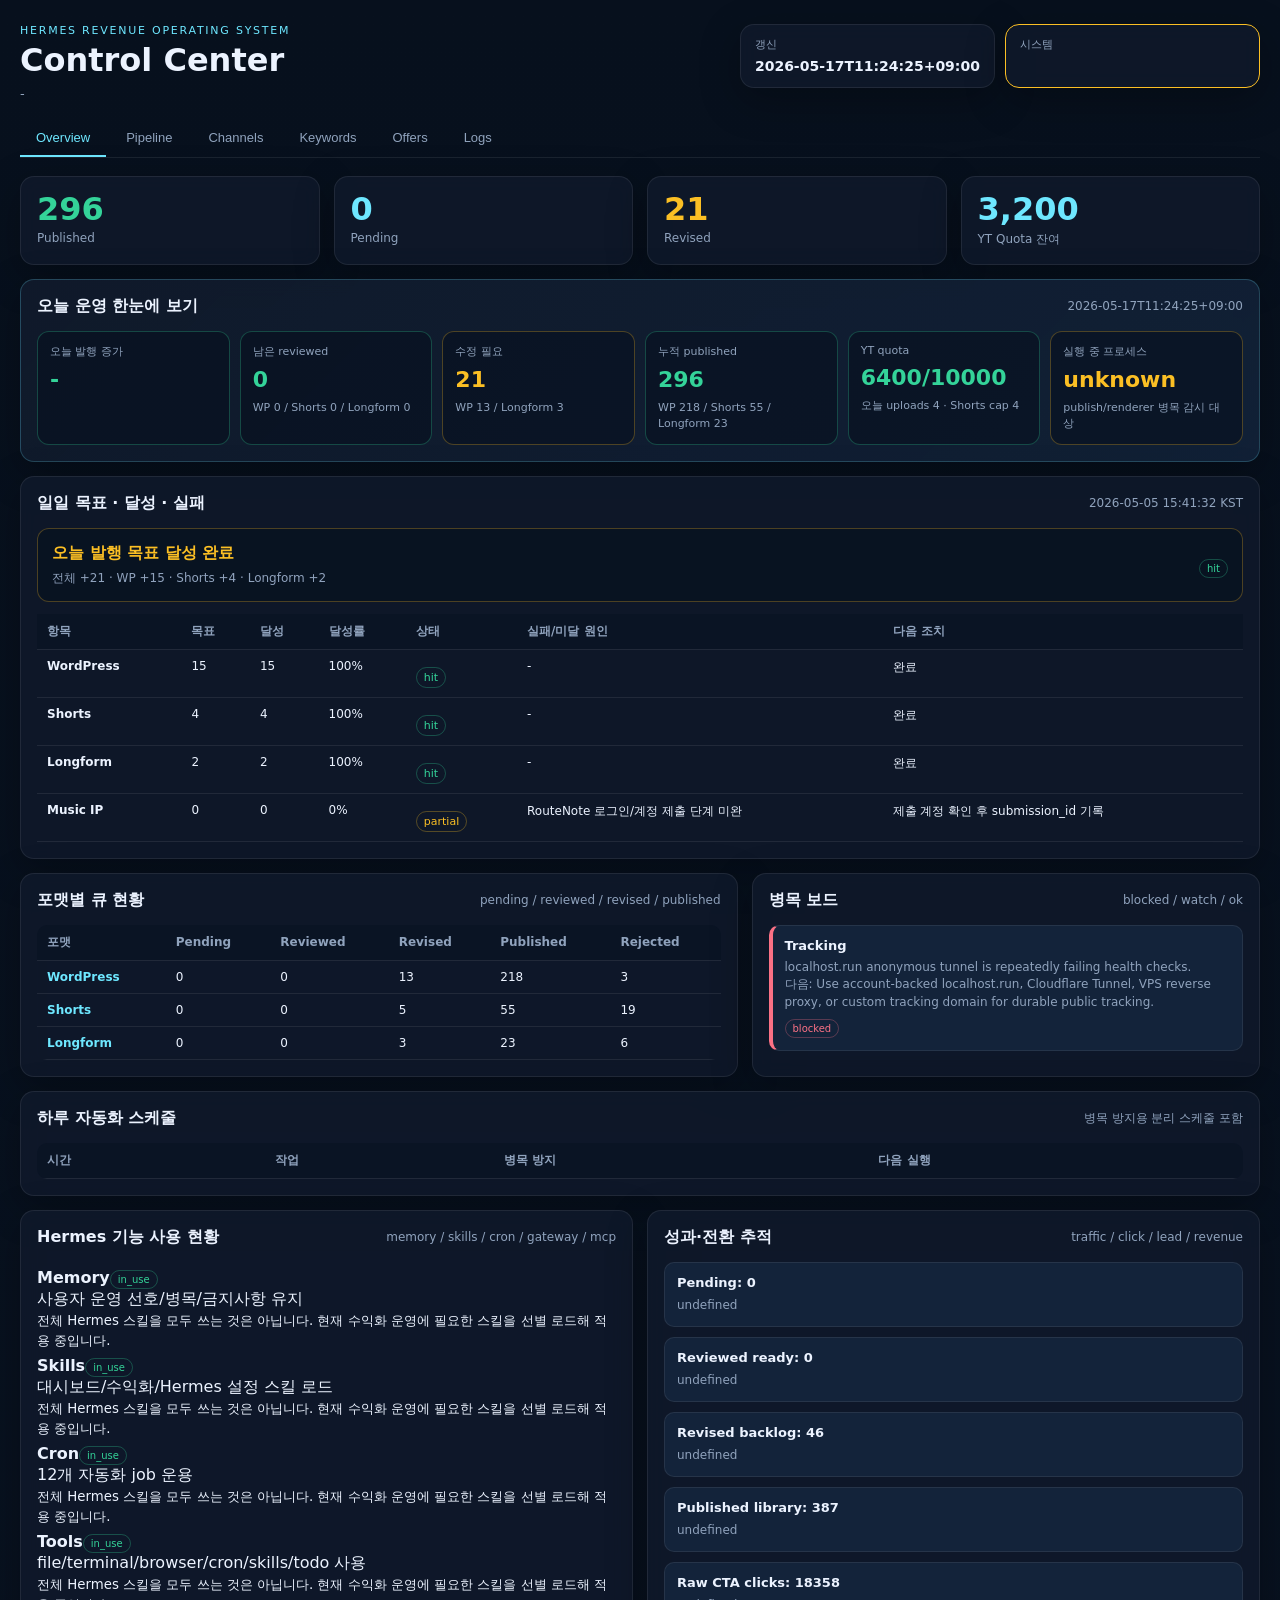
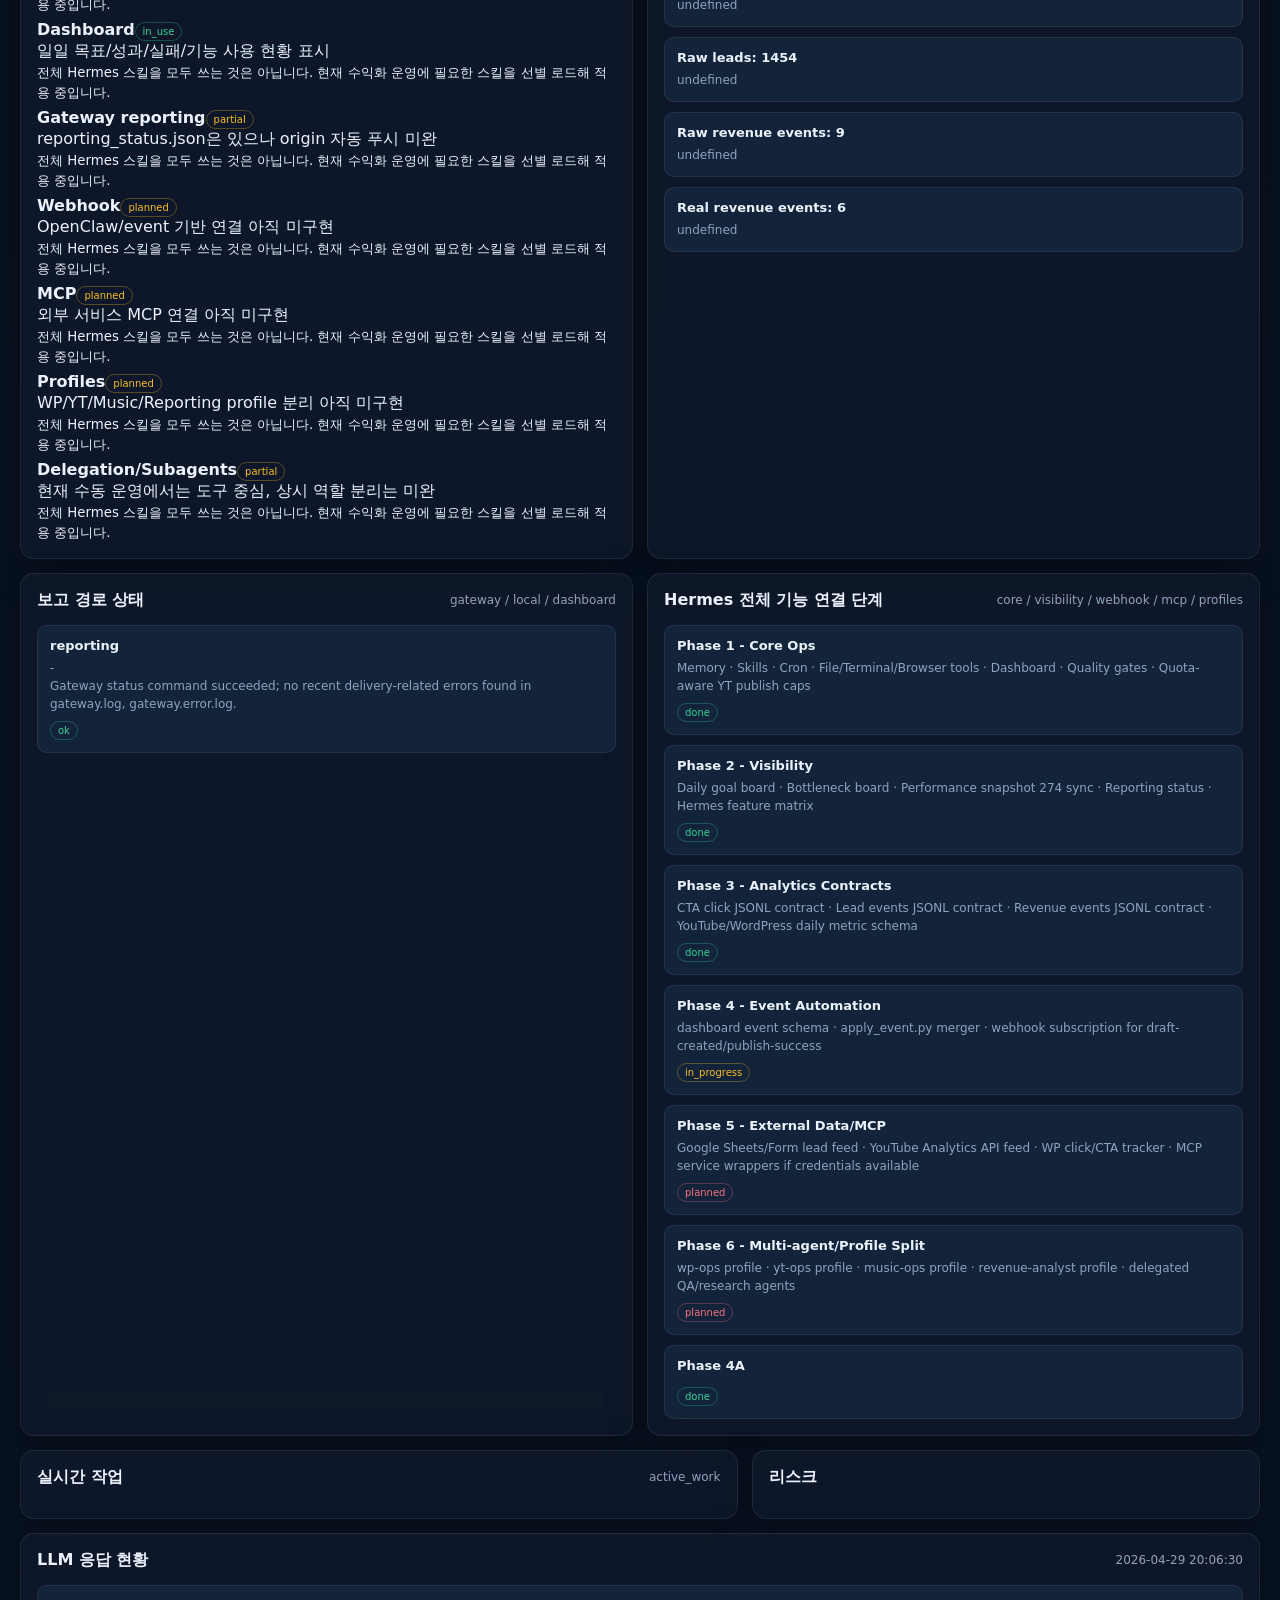
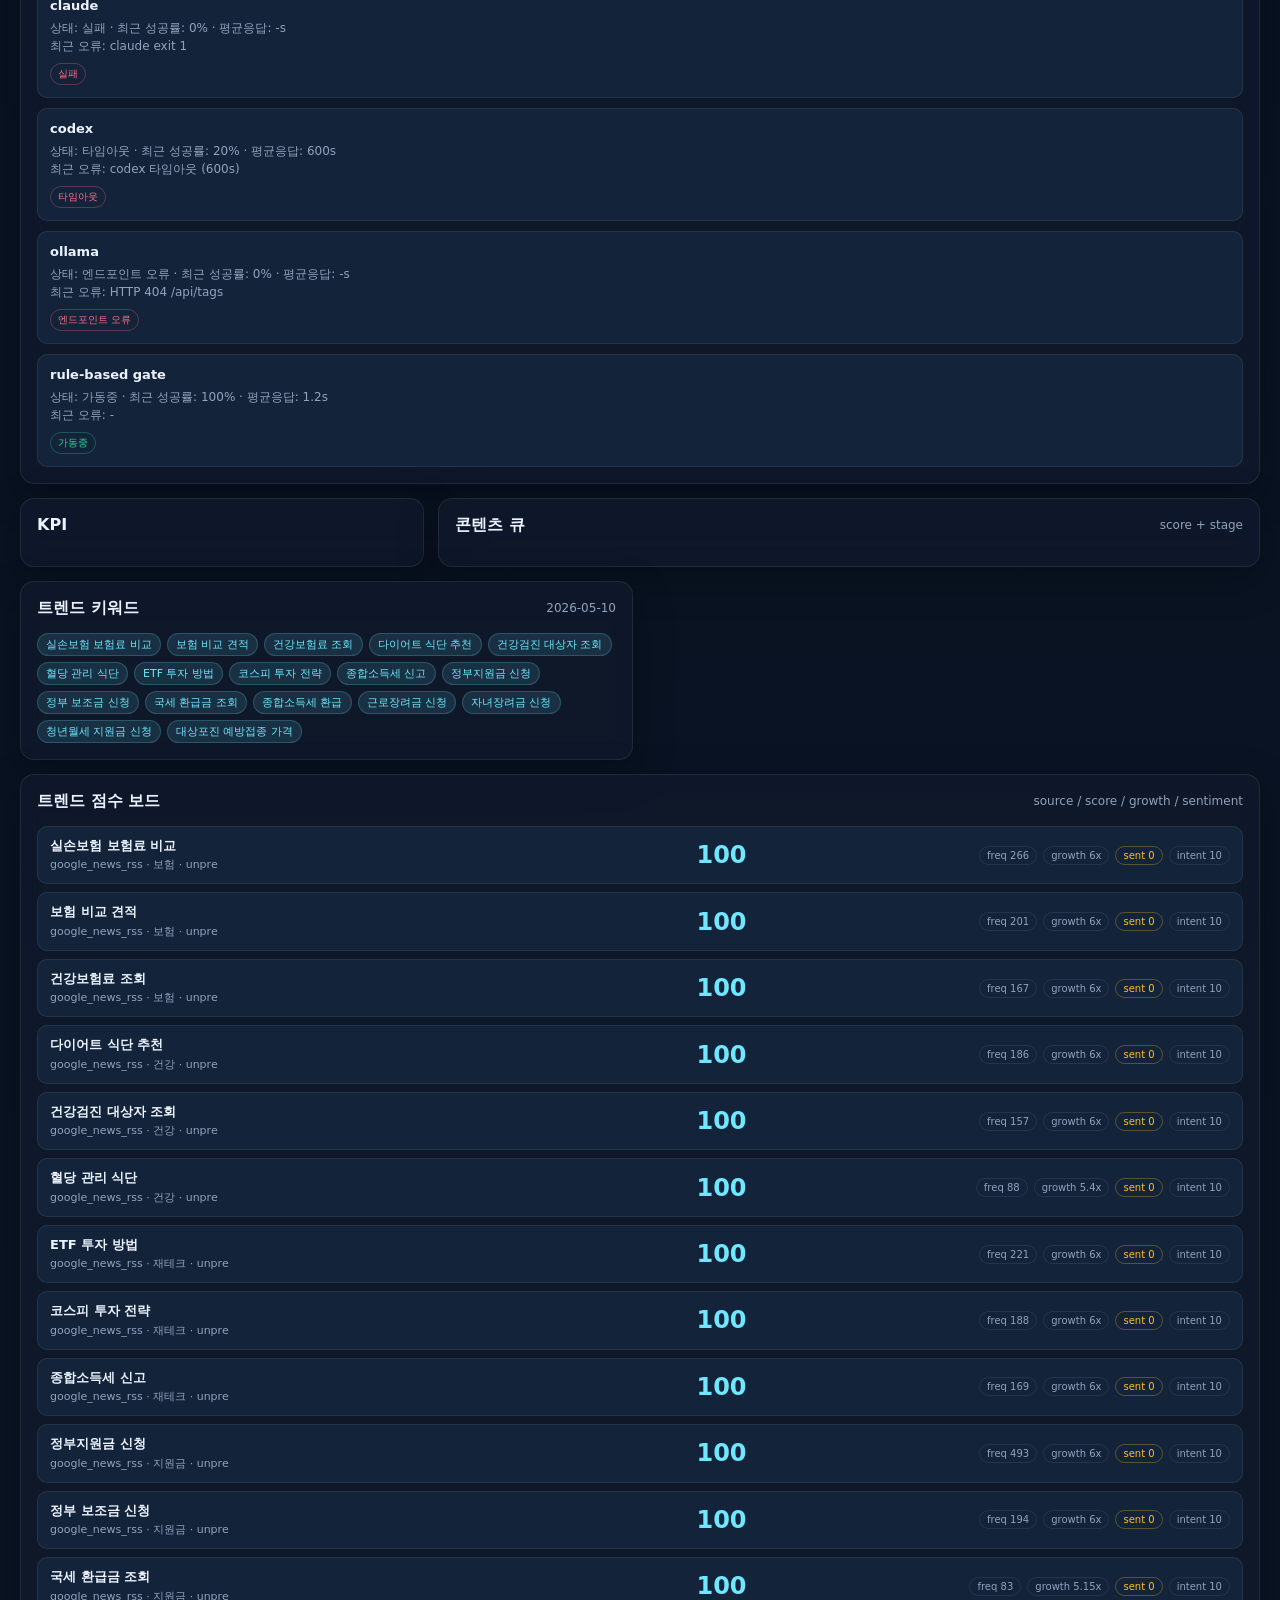
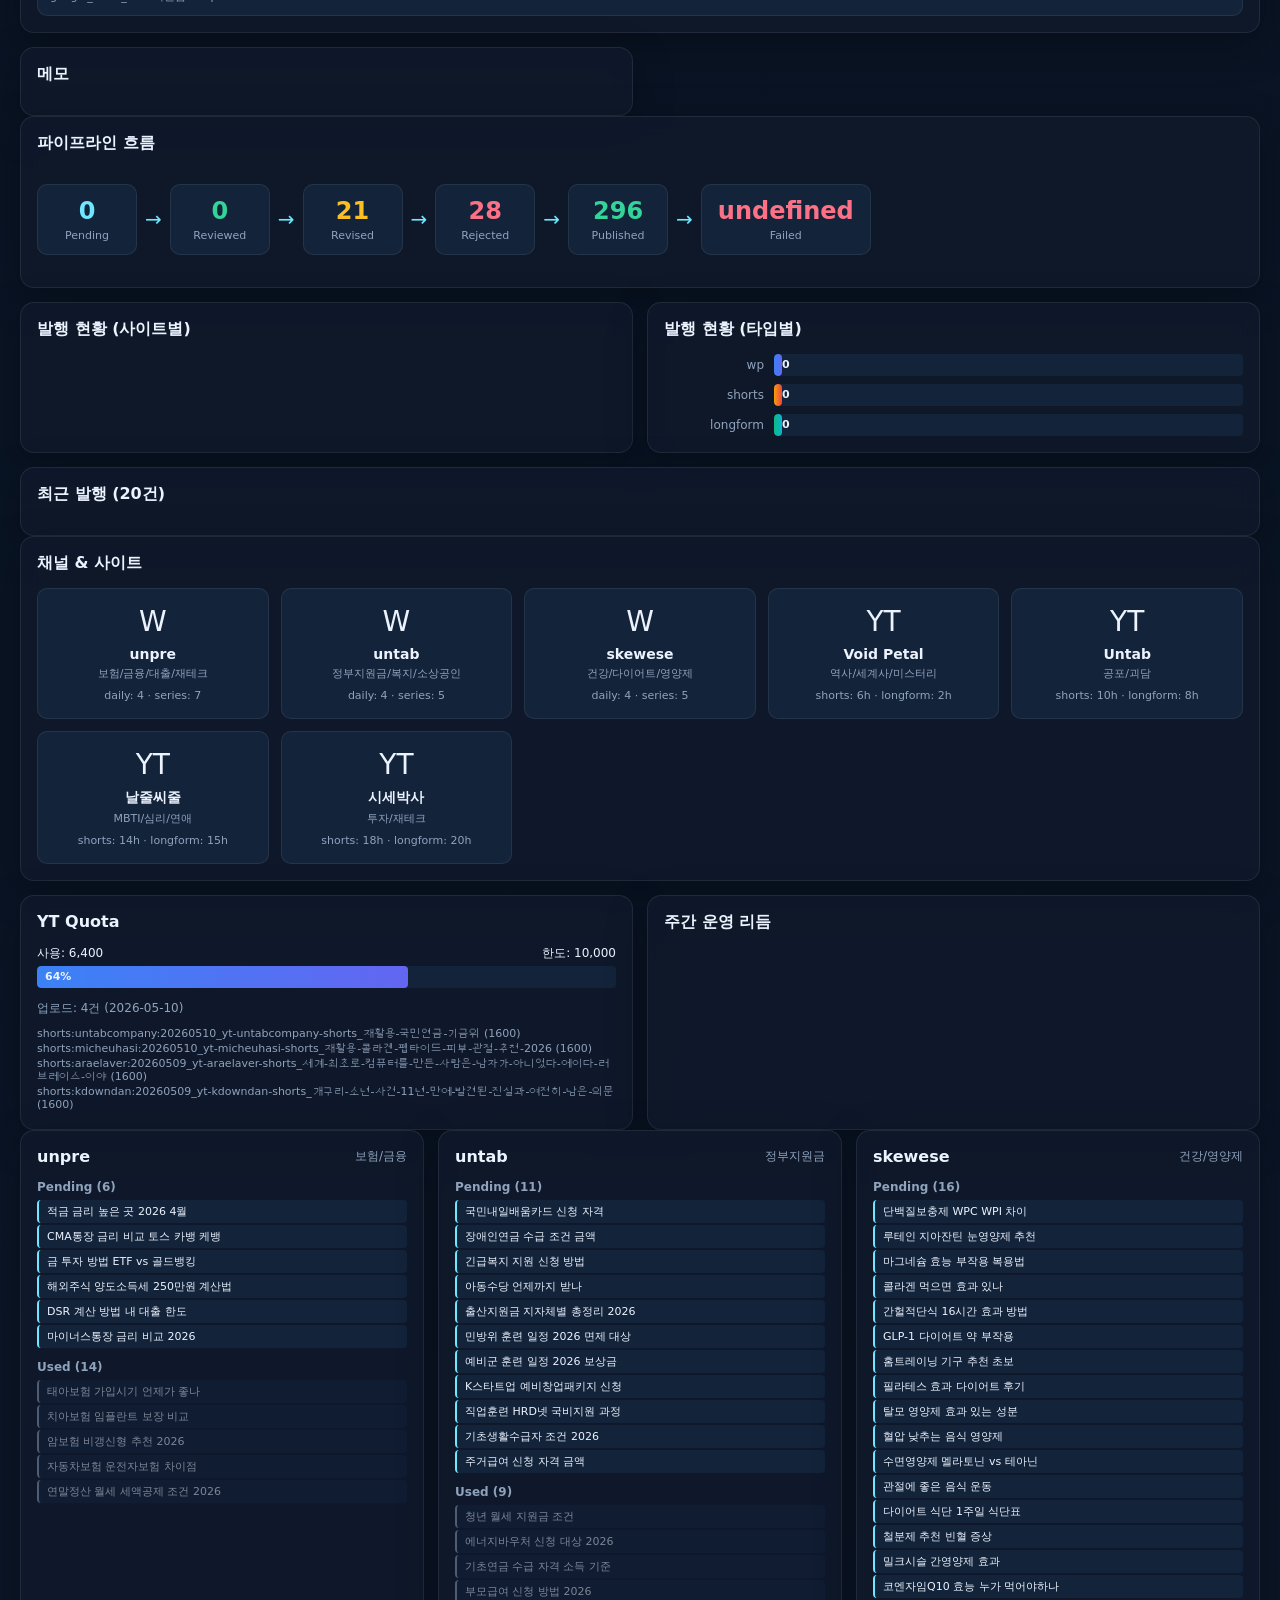
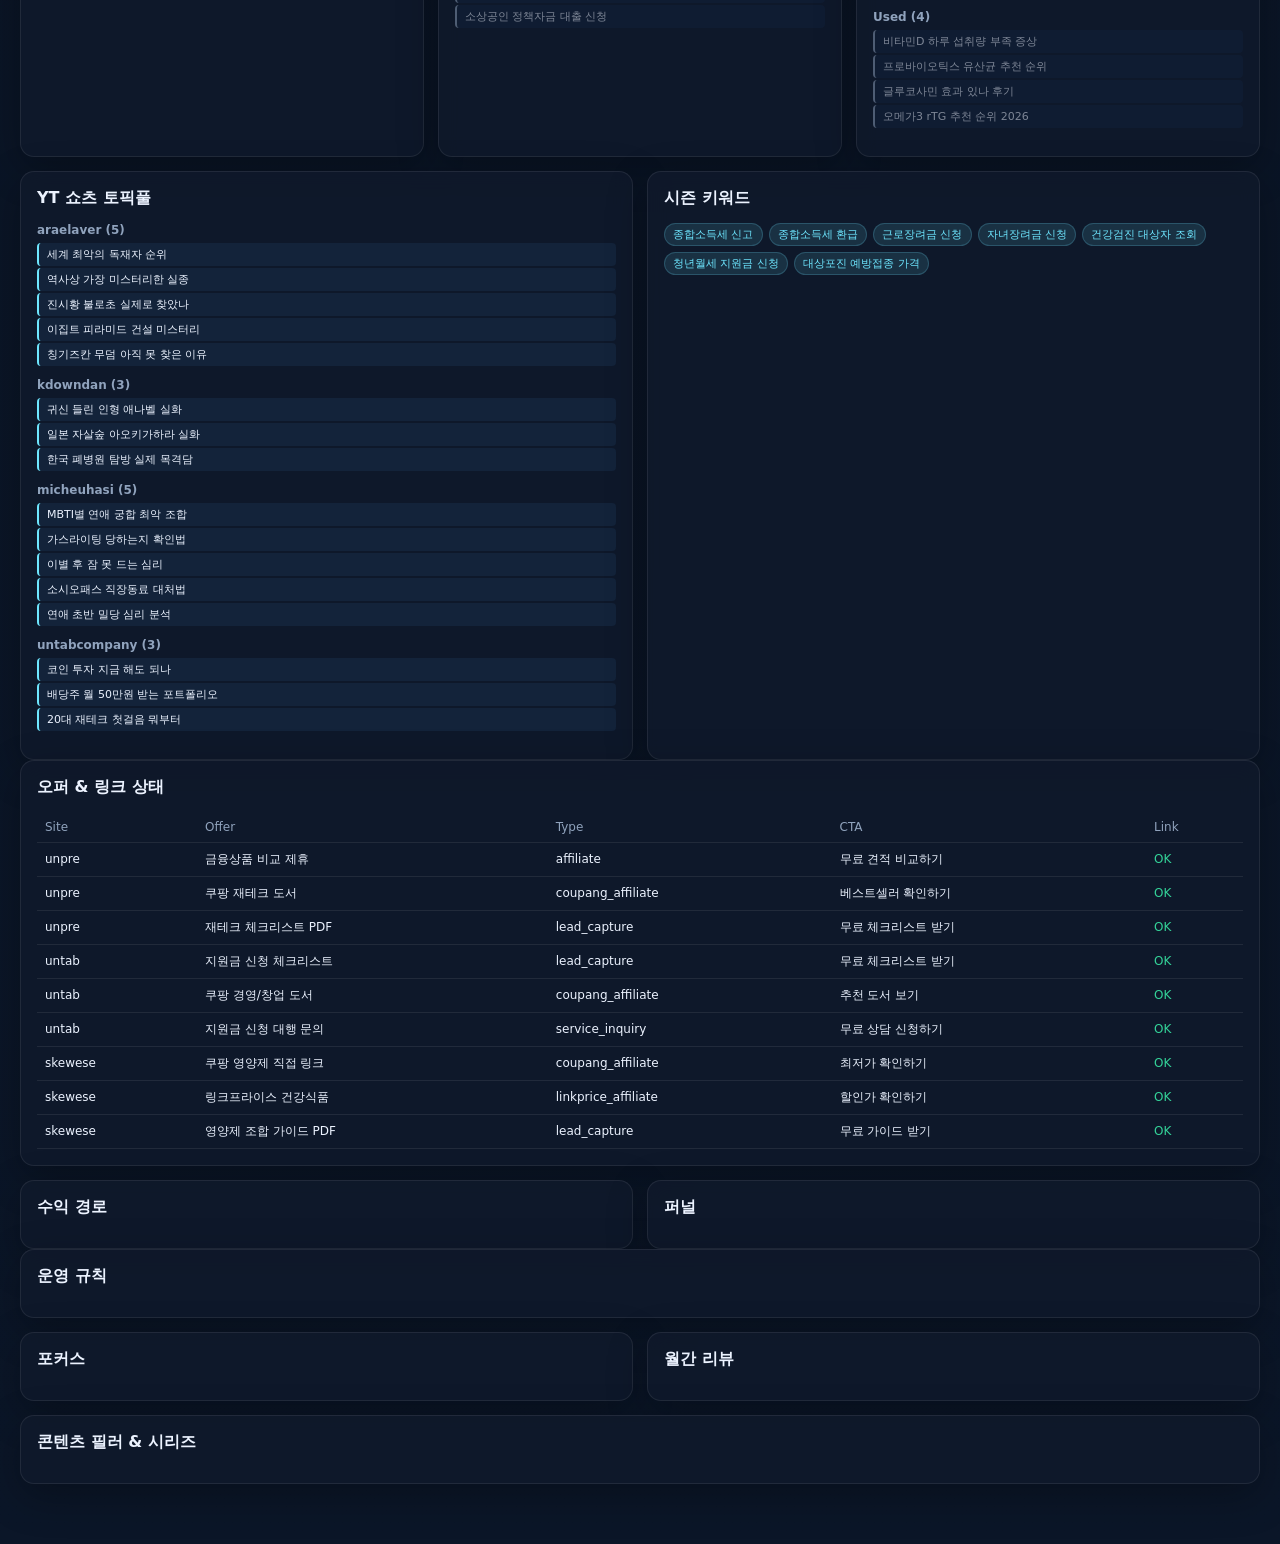
<file: index.html>
<!doctype html>
<html lang="ko">
<head>
  <meta charset="UTF-8" />
  <meta name="viewport" content="width=device-width, initial-scale=1.0" />
  <title>Hermes Control Center</title>
  <link rel="stylesheet" href="styles.css" />
</head>
<body>
  <div class="shell">
    <header class="hero">
      <div>
        <p class="eyebrow">Hermes Revenue Operating System</p>
        <h1>Control Center</h1>
        <p class="subtitle" id="dashboard-subtitle"></p>
      </div>
      <div class="hero-meta">
        <div class="meta-card">
          <span>갱신</span>
          <strong id="last-updated">-</strong>
        </div>
        <div class="meta-card" id="status-card">
          <span>시스템</span>
          <strong id="system-status">-</strong>
        </div>
      </div>
    </header>

    <!-- TAB NAV -->
    <nav class="tabs" id="tabs">
      <button class="tab active" data-tab="overview">Overview</button>
      <button class="tab" data-tab="pipeline">Pipeline</button>
      <button class="tab" data-tab="channels">Channels</button>
      <button class="tab" data-tab="keywords">Keywords</button>
      <button class="tab" data-tab="offers">Offers</button>
      <button class="tab" data-tab="logs">Logs</button>
    </nav>

    <!-- ===== OVERVIEW ===== -->
    <main class="grid tab-content active" id="tab-overview">
      <!-- 상단 수치 카드 -->
      <section class="card span-3" id="stat-published">
        <div class="stat-number">-</div>
        <div class="stat-label">Published</div>
      </section>
      <section class="card span-3" id="stat-pending">
        <div class="stat-number">-</div>
        <div class="stat-label">Pending</div>
      </section>
      <section class="card span-3" id="stat-revised">
        <div class="stat-number">-</div>
        <div class="stat-label">Revised</div>
      </section>
      <section class="card span-3" id="stat-yt-quota">
        <div class="stat-number">-</div>
        <div class="stat-label">YT Quota 잔여</div>
      </section>

      <!-- 운영 스냅샷 -->
      <section class="card span-12 ops-hero-card">
        <div class="card-head">
          <h2>오늘 운영 한눈에 보기</h2>
          <span class="muted" id="ops-as-of">-</span>
        </div>
        <div class="ops-summary-grid" id="ops-summary"></div>
      </section>

      <section class="card span-12">
        <div class="card-head">
          <h2>일일 목표 · 달성 · 실패</h2>
          <span class="muted" id="daily-goal-updated">target / actual / fail reason</span>
        </div>
        <div id="daily-goal-status" class="daily-goal-wrap"></div>
      </section>

      <section class="card span-7">
        <div class="card-head">
          <h2>포맷별 큐 현황</h2>
          <span class="muted">pending / reviewed / revised / published</span>
        </div>
        <div id="queue-matrix" class="queue-matrix"></div>
      </section>

      <section class="card span-5">
        <div class="card-head">
          <h2>병목 보드</h2>
          <span class="muted">blocked / watch / ok</span>
        </div>
        <div id="bottleneck-board" class="stack"></div>
      </section>

      <section class="card span-12">
        <div class="card-head">
          <h2>하루 자동화 스케줄</h2>
          <span class="muted">병목 방지용 분리 스케줄 포함</span>
        </div>
        <div id="daily-schedule" class="schedule-table-wrap"></div>
      </section>

      <section class="card span-6">
        <div class="card-head">
          <h2>Hermes 기능 사용 현황</h2>
          <span class="muted">memory / skills / cron / gateway / mcp</span>
        </div>
        <div id="hermes-feature-usage" class="feature-grid"></div>
      </section>

      <section class="card span-6">
        <div class="card-head">
          <h2>성과·전환 추적</h2>
          <span class="muted">traffic / click / lead / revenue</span>
        </div>
        <div id="performance-snapshot" class="stack"></div>
      </section>

      <section class="card span-6">
        <div class="card-head">
          <h2>보고 경로 상태</h2>
          <span class="muted">gateway / local / dashboard</span>
        </div>
        <div id="reporting-status" class="stack"></div>
      </section>

      <section class="card span-6">
        <div class="card-head">
          <h2>Hermes 전체 기능 연결 단계</h2>
          <span class="muted">core / visibility / webhook / mcp / profiles</span>
        </div>
        <div id="hermes-full-feature-plan" class="stack"></div>
      </section>

      <!-- 실시간 작업 -->
      <section class="card span-7">
        <div class="card-head">
          <h2>실시간 작업</h2>
          <span class="muted">active_work</span>
        </div>
        <div id="active-work" class="task-list"></div>
      </section>

      <!-- 리스크 -->
      <section class="card span-5">
        <div class="card-head">
          <h2>리스크</h2>
        </div>
        <div id="risks" class="stack"></div>
      </section>

      <!-- LLM 응답 상태 -->
      <section class="card span-12">
        <div class="card-head">
          <h2>LLM 응답 현황</h2>
          <span class="muted" id="llm-last-updated">-</span>
        </div>
        <div id="llm-status" class="stack"></div>
      </section>

      <!-- KPI -->
      <section class="card span-4">
        <div class="card-head"><h2>KPI</h2></div>
        <div class="kpi-list" id="kpi-list"></div>
      </section>

      <!-- 콘텐츠 큐 -->
      <section class="card span-8">
        <div class="card-head">
          <h2>콘텐츠 큐</h2>
          <span class="muted">score + stage</span>
        </div>
        <div id="content-queue"></div>
      </section>

      <!-- 트렌드 -->
      <section class="card span-6">
        <div class="card-head"><h2>트렌드 키워드</h2><span class="muted" id="trend-date">-</span></div>
        <div id="trend-keywords" class="tag-cloud"></div>
      </section>

      <section class="card span-12">
        <div class="card-head">
          <h2>트렌드 점수 보드</h2>
          <span class="muted">source / score / growth / sentiment</span>
        </div>
        <div id="trend-signal-board" class="trend-signal-board"></div>
      </section>

      <!-- 메모 -->
      <section class="card span-6">
        <div class="card-head"><h2>메모</h2></div>
        <div id="notes" class="notes"></div>
      </section>
    </main>

    <!-- ===== PIPELINE ===== -->
    <main class="grid tab-content" id="tab-pipeline">
      <section class="card span-12">
        <div class="card-head"><h2>파이프라인 흐름</h2></div>
        <div class="pipeline-flow" id="pipeline-flow"></div>
      </section>

      <section class="card span-6">
        <div class="card-head"><h2>발행 현황 (사이트별)</h2></div>
        <div id="publish-by-site"></div>
      </section>
      <section class="card span-6">
        <div class="card-head"><h2>발행 현황 (타입별)</h2></div>
        <div id="publish-by-type"></div>
      </section>

      <section class="card span-12">
        <div class="card-head"><h2>최근 발행 (20건)</h2></div>
        <div id="recent-published" class="recent-list"></div>
      </section>
    </main>

    <!-- ===== CHANNELS ===== -->
    <main class="grid tab-content" id="tab-channels">
      <section class="card span-12">
        <div class="card-head"><h2>채널 & 사이트</h2></div>
        <div class="channel-grid" id="channel-grid"></div>
      </section>

      <section class="card span-6">
        <div class="card-head"><h2>YT Quota</h2></div>
        <div id="yt-quota-detail"></div>
      </section>

      <section class="card span-6">
        <div class="card-head"><h2>주간 운영 리듬</h2></div>
        <div id="weekly-cadence" class="stack"></div>
      </section>
    </main>

    <!-- ===== KEYWORDS ===== -->
    <main class="grid tab-content" id="tab-keywords">
      <section class="card span-4">
        <div class="card-head"><h2>unpre</h2><span class="muted">보험/금융</span></div>
        <div id="bank-unpre"></div>
      </section>
      <section class="card span-4">
        <div class="card-head"><h2>untab</h2><span class="muted">정부지원금</span></div>
        <div id="bank-untab"></div>
      </section>
      <section class="card span-4">
        <div class="card-head"><h2>skewese</h2><span class="muted">건강/영양제</span></div>
        <div id="bank-skewese"></div>
      </section>

      <section class="card span-6">
        <div class="card-head"><h2>YT 쇼츠 토픽풀</h2></div>
        <div id="yt-topic-pools"></div>
      </section>
      <section class="card span-6">
        <div class="card-head"><h2>시즌 키워드</h2></div>
        <div id="seasonal-keywords" class="tag-cloud"></div>
      </section>
    </main>

    <!-- ===== OFFERS ===== -->
    <main class="grid tab-content" id="tab-offers">
      <section class="card span-12">
        <div class="card-head"><h2>오퍼 & 링크 상태</h2></div>
        <div id="offer-status"></div>
      </section>

      <section class="card span-6">
        <div class="card-head"><h2>수익 경로</h2></div>
        <div id="revenue-paths" class="stack"></div>
      </section>
      <section class="card span-6">
        <div class="card-head"><h2>퍼널</h2></div>
        <div id="funnel" class="funnel"></div>
      </section>
    </main>

    <!-- ===== LOGS ===== -->
    <main class="grid tab-content" id="tab-logs">
      <section class="card span-12">
        <div class="card-head"><h2>운영 규칙</h2></div>
        <ul id="rules" class="rules"></ul>
      </section>
      <section class="card span-6">
        <div class="card-head"><h2>포커스</h2></div>
        <div class="focus-grid" id="focus-grid"></div>
      </section>
      <section class="card span-6">
        <div class="card-head"><h2>월간 리뷰</h2></div>
        <div id="monthly-review" class="stack"></div>
      </section>
      <section class="card span-12">
        <div class="card-head"><h2>콘텐츠 필러 & 시리즈</h2></div>
        <div id="pillars" class="pillars"></div>
      </section>
    </main>
  </div>

  <script src="app.js?v=20260505-274-quota-safe"></script>
</body>
</html>
</file>
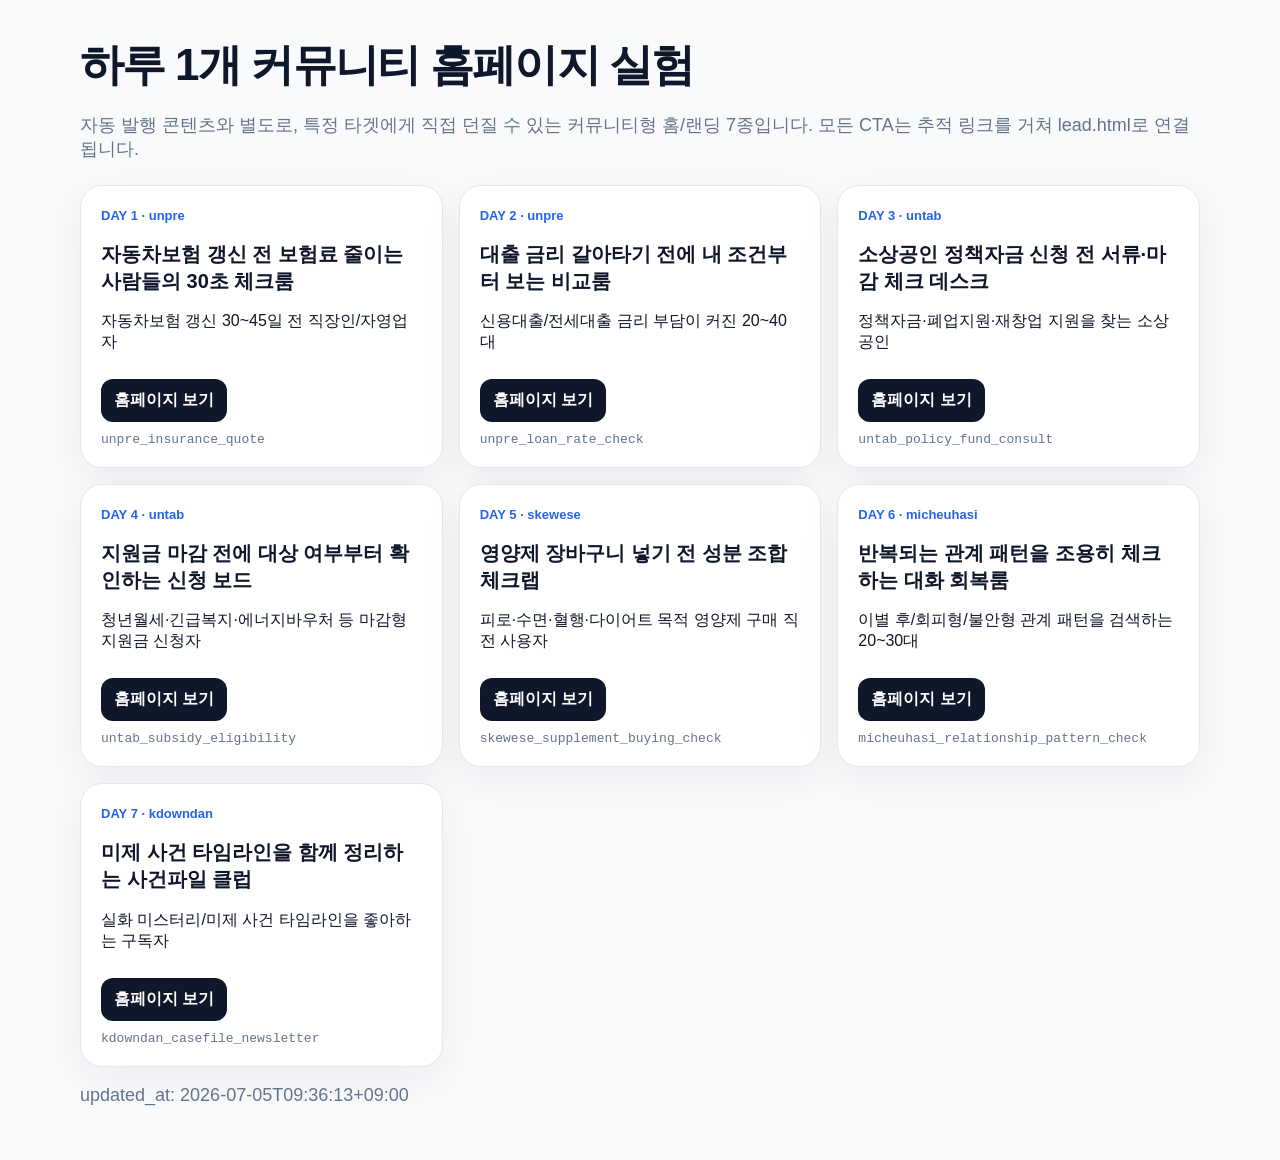
<file: communities/index.html>
<!doctype html><html lang="ko"><head><meta charset="utf-8"><meta name="viewport" content="width=device-width,initial-scale=1"><title>Daily Community Homepage Experiments</title><style>body{font-family:-apple-system,BlinkMacSystemFont,'Segoe UI',sans-serif;margin:0;background:#f8fafc;color:#0f172a}.wrap{max-width:1120px;margin:0 auto;padding:36px 18px}h1{font-size:44px;letter-spacing:-.04em;margin:0 0 8px}.sub{color:#64748b;font-size:18px}.grid{display:grid;grid-template-columns:repeat(3,1fr);gap:16px;margin-top:24px}article{background:white;border:1px solid #e5e7eb;border-radius:22px;padding:20px;box-shadow:0 12px 40px rgba(15,23,42,.06)}span{font-size:13px;font-weight:900;color:#2563eb}h2{font-size:20px}a{display:inline-flex;margin:10px 0;padding:11px 13px;border-radius:12px;background:#0f172a;color:white;text-decoration:none;font-weight:900}code{display:block;color:#64748b}@media(max-width:820px){.grid{grid-template-columns:1fr}h1{font-size:32px}}</style></head><body><main class="wrap"><h1>하루 1개 커뮤니티 홈페이지 실험</h1><p class="sub">자동 발행 콘텐츠와 별도로, 특정 타겟에게 직접 던질 수 있는 커뮤니티형 홈/랜딩 7종입니다. 모든 CTA는 추적 링크를 거쳐 lead.html로 연결됩니다.</p><section class="grid"><article><span>DAY 1 · unpre</span><h2>자동차보험 갱신 전 보험료 줄이는 사람들의 30초 체크룸</h2><p>자동차보험 갱신 30~45일 전 직장인/자영업자</p><a href='car-insurance-renewal-club.html'>홈페이지 보기</a><code>unpre_insurance_quote</code></article><article><span>DAY 2 · unpre</span><h2>대출 금리 갈아타기 전에 내 조건부터 보는 비교룸</h2><p>신용대출/전세대출 금리 부담이 커진 20~40대</p><a href='loan-refinance-rate-room.html'>홈페이지 보기</a><code>unpre_loan_rate_check</code></article><article><span>DAY 3 · untab</span><h2>소상공인 정책자금 신청 전 서류·마감 체크 데스크</h2><p>정책자금·폐업지원·재창업 지원을 찾는 소상공인</p><a href='small-business-policy-fund-desk.html'>홈페이지 보기</a><code>untab_policy_fund_consult</code></article><article><span>DAY 4 · untab</span><h2>지원금 마감 전에 대상 여부부터 확인하는 신청 보드</h2><p>청년월세·긴급복지·에너지바우처 등 마감형 지원금 신청자</p><a href='youth-subsidy-deadline-board.html'>홈페이지 보기</a><code>untab_subsidy_eligibility</code></article><article><span>DAY 5 · skewese</span><h2>영양제 장바구니 넣기 전 성분 조합 체크랩</h2><p>피로·수면·혈행·다이어트 목적 영양제 구매 직전 사용자</p><a href='supplement-stack-lab.html'>홈페이지 보기</a><code>skewese_supplement_buying_check</code></article><article><span>DAY 6 · micheuhasi</span><h2>반복되는 관계 패턴을 조용히 체크하는 대화 회복룸</h2><p>이별 후/회피형/불안형 관계 패턴을 검색하는 20~30대</p><a href='relationship-pattern-room.html'>홈페이지 보기</a><code>micheuhasi_relationship_pattern_check</code></article><article><span>DAY 7 · kdowndan</span><h2>미제 사건 타임라인을 함께 정리하는 사건파일 클럽</h2><p>실화 미스터리/미제 사건 타임라인을 좋아하는 구독자</p><a href='mystery-casefile-club.html'>홈페이지 보기</a><code>kdowndan_casefile_newsletter</code></article></section><p class="sub">updated_at: 2026-07-05T09:36:13+09:00</p></main></body></html>
</file>
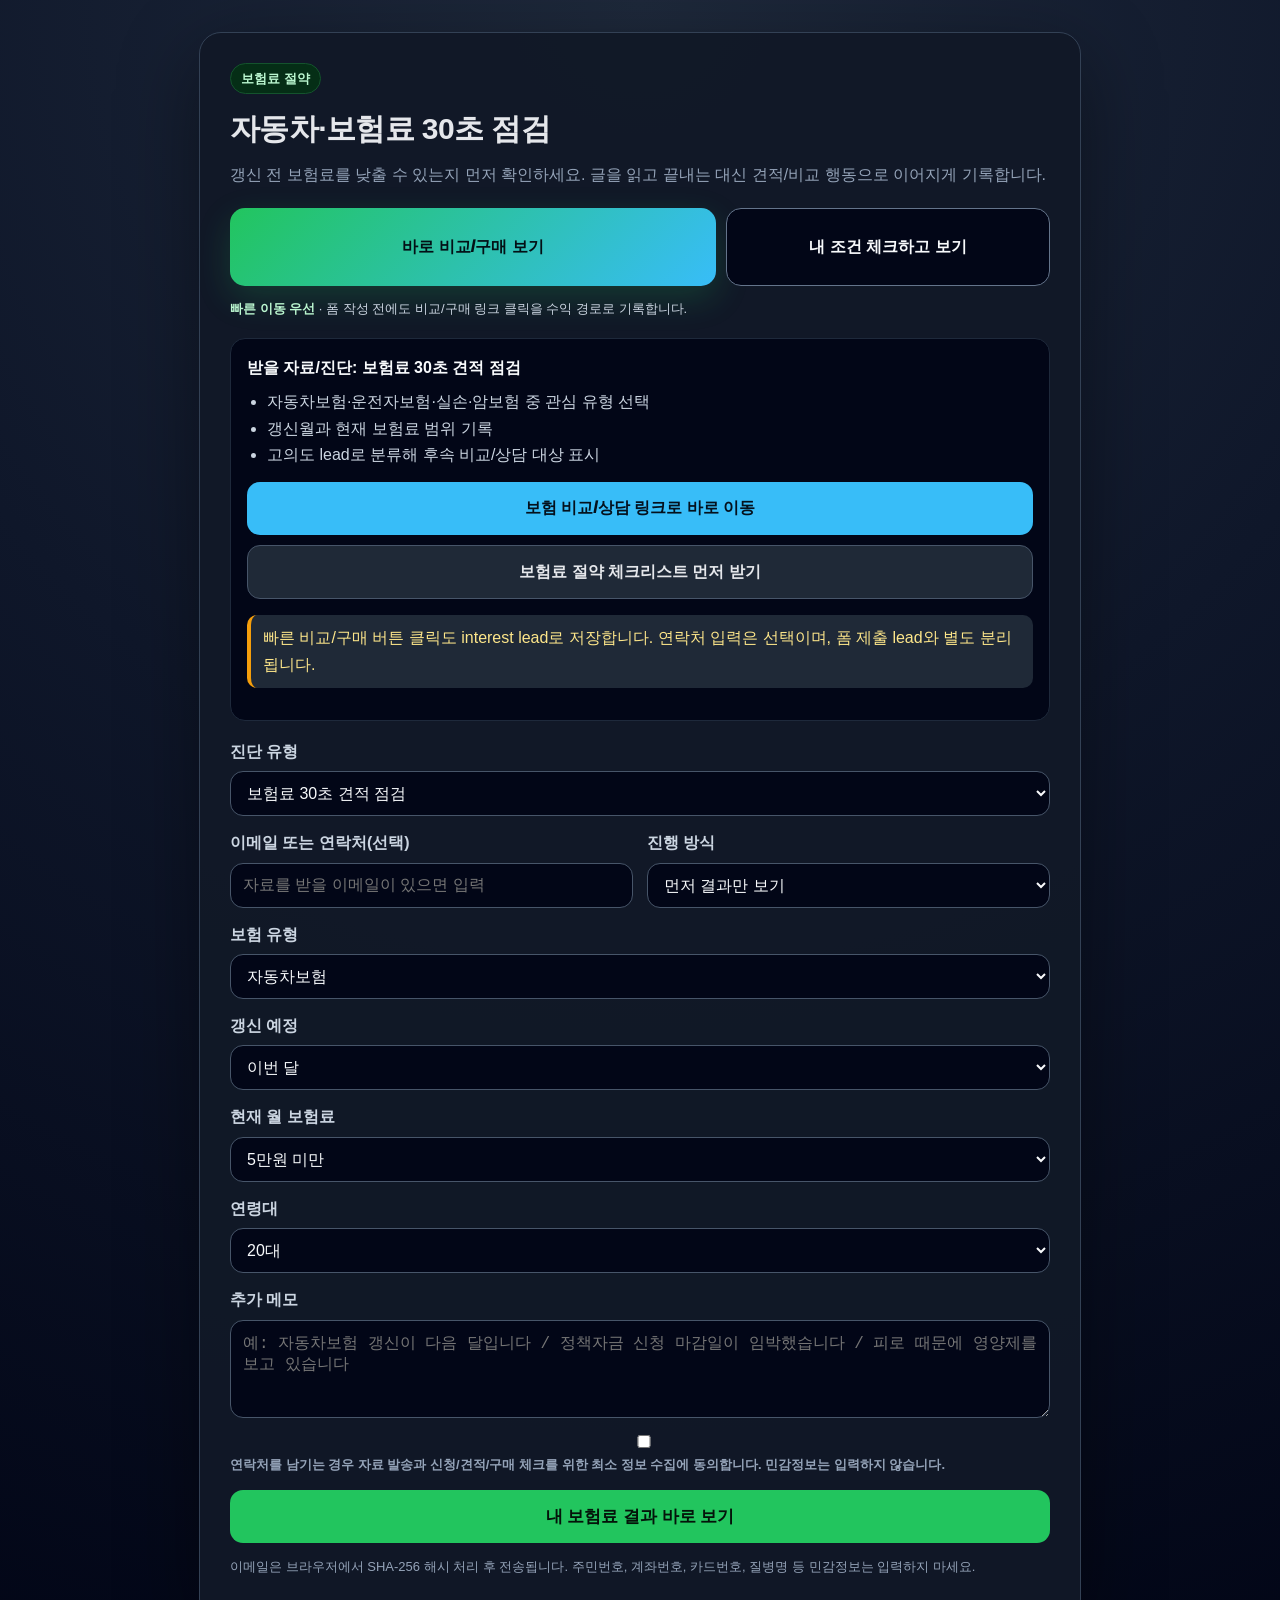
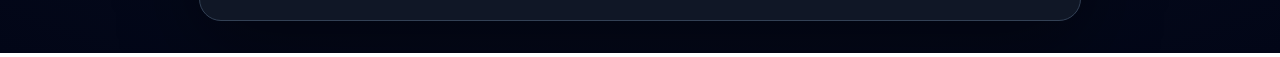
<file: lead.html>
<!doctype html>
<html lang="ko">
<head>
  <meta charset="utf-8" />
  <meta name="viewport" content="width=device-width,initial-scale=1" />
  <title>30초 자가진단 | Hermes Revenue Ops</title>
  <style>
    :root{--bg:#0f172a;--card:#111827;--muted:#94a3b8;--line:#334155;--input:#020617;--txt:#e5e7eb;--accent:#22c55e;--warn:#f59e0b;--bad:#ef4444}
    body{font-family:-apple-system,BlinkMacSystemFont,"Segoe UI",sans-serif;background:radial-gradient(circle at top,#1e293b 0,#0f172a 46%,#020617 100%);color:var(--txt);margin:0;padding:32px;line-height:1.65}
    .wrap{max-width:820px;margin:0 auto;background:rgba(17,24,39,.96);border:1px solid var(--line);border-radius:22px;padding:30px;box-shadow:0 24px 80px rgba(0,0,0,.42)}
    .badge{display:inline-block;border:1px solid #14532d;background:#052e16;color:#bbf7d0;border-radius:999px;padding:4px 10px;font-size:13px;font-weight:800;margin-bottom:10px}
    h1{margin:0 0 8px;font-size:30px;letter-spacing:-.02em}.sub{color:var(--muted);margin:0 0 20px}.grid{display:grid;gap:14px}.two{display:grid;grid-template-columns:1fr 1fr;gap:14px}@media(max-width:720px){.two{grid-template-columns:1fr}}
    label{font-weight:800;color:#cbd5e1}.field{display:grid;gap:6px}input,select,textarea{width:100%;box-sizing:border-box;border-radius:13px;border:1px solid #475569;background:var(--input);color:#f8fafc;padding:12px;font-size:16px}
    button{border:0;border-radius:13px;background:var(--accent);color:#04130a;font-weight:950;padding:15px 18px;font-size:17px;cursor:pointer}.small{font-size:13px;color:var(--muted)}.ok{display:none;background:#052e16;border:1px solid #16a34a;color:#bbf7d0;padding:13px;border-radius:13px;margin-top:16px}.err{display:none;background:#450a0a;border:1px solid var(--bad);color:#fecaca;padding:13px;border-radius:13px;margin-top:16px}
    .asset{background:#020617;border:1px solid #1e293b;border-radius:15px;padding:16px;margin:18px 0;color:#cbd5e1}.asset strong{color:#f8fafc}.asset ul{margin:8px 0 0 20px;padding:0}.hint{border-left:4px solid var(--warn);background:#1f2937;padding:10px 12px;border-radius:10px;color:#fde68a}.hidden{display:none!important}
    .outbound{display:grid;gap:10px;margin-top:14px}.outbound a{display:block;text-align:center;text-decoration:none;border-radius:13px;padding:13px 15px;font-weight:950}.primaryLink{background:#38bdf8;color:#04111d}.secondaryLink{background:#1f2937;color:#e5e7eb;border:1px solid #475569}
    .heroActions{display:grid;grid-template-columns:1.2fr .8fr;gap:10px;margin:18px 0 16px}.heroActions a{display:flex;align-items:center;justify-content:center;text-align:center;min-height:48px;text-decoration:none;border-radius:15px;padding:14px 16px;font-weight:950}.heroPrimary{background:linear-gradient(135deg,#22c55e,#38bdf8);color:#031016;box-shadow:0 12px 34px rgba(34,197,94,.20)}.heroSecondary{background:#020617;color:#f8fafc;border:1px solid #64748b}.trustLine{margin:-4px 0 14px;color:#cbd5e1;font-size:13px}.trustLine b{color:#bbf7d0}@media(max-width:720px){body{padding:14px}.wrap{padding:18px;border-radius:18px}h1{font-size:25px}.sub{margin-bottom:12px}.heroActions{grid-template-columns:1fr;position:sticky;top:8px;z-index:5;background:rgba(15,23,42,.92);backdrop-filter:blur(10px);padding:8px;border:1px solid #334155;border-radius:18px}.asset{margin-top:10px}}
  </style>
</head>
<body>
  <main class="wrap">
    <span class="badge" id="badge">수익형 30초 자가진단</span>
    <h1 id="pageTitle">신청 전 30초 자가진단</h1>
    <p class="sub" id="pageSub">글만 읽고 끝내지 말고, 지금 신청·견적·구매로 이어질 수 있는 항목을 먼저 확인하세요.</p>
    <div class="heroActions" id="heroActions"></div>
    <p class="trustLine" id="trustLine"><b>빠른 이동 우선</b> · 폼 작성 전에도 비교/구매 링크 클릭을 수익 경로로 기록합니다.</p>
    <div class="asset" id="assetBox"></div>
    <form id="leadForm" class="grid">
      <div class="field"><label>진단 유형</label><select name="offer_id" id="offerSelect"></select></div>
      <div class="two">
        <div class="field"><label>이메일 또는 연락처(선택)</label><input name="email" type="email" placeholder="자료를 받을 이메일이 있으면 입력" /></div>
        <div class="field"><label>진행 방식</label><select name="contact_channel"><option value="none">먼저 결과만 보기</option><option value="email">이메일로 자료 받기</option><option value="kakao">카카오톡 상담 희망</option><option value="phone">전화 상담 희망</option></select></div>
      </div>
      <div id="dynamicFields" class="grid"></div>
      <div class="field"><label>추가 메모</label><textarea name="note" rows="4" placeholder="예: 자동차보험 갱신이 다음 달입니다 / 정책자금 신청 마감일이 임박했습니다 / 피로 때문에 영양제를 보고 있습니다"></textarea></div>
      <label class="small"><input type="checkbox" name="consent" /> 연락처를 남기는 경우 자료 발송과 신청/견적/구매 체크를 위한 최소 정보 수집에 동의합니다. 민감정보는 입력하지 않습니다.</label>
      <button type="submit" id="submitBtn">내 결과 저장하고 바로 보기</button>
    </form>
    <div class="ok" id="okBox"></div>
    <div class="err" id="errBox">신청 저장에 실패했습니다. 잠시 후 다시 시도해 주세요.</div>
    <p class="small">이메일은 브라우저에서 SHA-256 해시 처리 후 전송됩니다. 주민번호, 계좌번호, 카드번호, 질병명 등 민감정보는 입력하지 마세요.</p>
  </main>
<script>
const offers={
  unpre_insurance_quote:{site:'unpre',intent:'insurance_quote',badge:'보험료 절약',title:'자동차·보험료 30초 점검',sub:'갱신 전 보험료를 낮출 수 있는지 먼저 확인하세요. 글을 읽고 끝내는 대신 견적/비교 행동으로 이어지게 기록합니다.',name:'보험료 30초 견적 점검',button:'내 보험료 결과 바로 보기',bullets:['자동차보험·운전자보험·실손·암보험 중 관심 유형 선택','갱신월과 현재 보험료 범위 기록','고의도 lead로 분류해 후속 비교/상담 대상 표시'],fields:[['insurance_type','보험 유형','select',['자동차보험','운전자보험','실손보험','암보험','기타 보험']],['renewal_month','갱신 예정','select',['이번 달','1~2개월 이내','3개월 이내','아직 모름']],['current_premium_range','현재 월 보험료','select',['5만원 미만','5~10만원','10~20만원','20만원 이상','모름']],['age_range','연령대','select',['20대','30대','40대','50대','60대 이상']]]},
  unpre_loan_rate_check:{site:'unpre',intent:'loan_rate',badge:'금리 절감',title:'대출 갈아타기 금리 30초 체크',sub:'현재 금리가 부담된다면 갈아타기/비교 가능성을 먼저 기록하세요.',name:'대출 갈아타기 금리 체크',button:'내 금리 절감 가능성 보기',bullets:['대출 종류와 금액 범위 확인','현재 금리 구간 기록','갈아타기 상담/비교 가능 lead로 분류'],fields:[['loan_type','대출 유형','select',['신용대출','전세대출','주택담보대출','사업자대출','기타']],['loan_amount_range','대출 잔액','select',['1천만원 미만','1천만~5천만원','5천만~1억원','1억원 이상','모름']],['current_rate_range','현재 금리','select',['4% 미만','4~6%','6~10%','10% 이상','모름']],['income_type','소득 유형','select',['직장인','사업자','프리랜서','무직/기타']]]},
  unpre_tax_saving_check:{site:'unpre',intent:'tax_saving',badge:'세액공제',title:'연금저축·IRP 세액공제 한도 체크',sub:'연말정산 전에 내 한도와 가입 우선순위를 확인하세요.',name:'세액공제 한도 계산 체크',button:'내 세액공제 결과 보기',bullets:['소득 구간과 현재 가입 상품 확인','추가 납입 여력 기록','금융상품 비교/가입 전환 후보로 분류'],fields:[['income_range','연소득 구간','select',['3천만원 미만','3천만~5천5백만원','5천5백만~1억원','1억원 이상','모름']],['current_saving_product','현재 상품','select',['없음','연금저축','IRP','ISA','여러 개']],['target_amount','올해 납입 예정','select',['100만원 미만','100~300만원','300~700만원','700만원 이상','모름']]]},
  untab_subsidy_eligibility:{site:'untab',intent:'subsidy_eligibility',badge:'지원금 자격',title:'지원금 신청 가능성 30초 자가진단',sub:'지원금 글을 읽고 끝내지 말고, 대상 여부·마감일·서류 누락 가능성을 먼저 확인하세요.',name:'지원금 신청 가능성 30초 자가진단',button:'내 지원금 가능성 보기',bullets:['개인/사업자와 지역 확인','관심 지원금과 마감일 인지 여부 기록','상담/대행 문의 우선순위로 분류'],fields:[['applicant_type','신청자 유형','select',['개인','청년','소상공인','법인/사업자','가구']],['region','지역','text','예: 서울, 경기, 부산'],['subsidy_topic','관심 지원금','select',['청년월세','긴급복지','에너지/고유가','국가장학금','전세사기 피해지원','기타']],['deadline_known','마감일 확인 여부','select',['확인함','모름','이미 임박함']]]},
  untab_policy_fund_consult:{site:'untab',intent:'policy_fund',badge:'정책자금 상담',title:'소상공인 정책자금·폐업지원 상담 체크',sub:'정책자금/희망리턴패키지는 서류와 시기가 핵심입니다. 상담 가능성을 먼저 기록하세요.',name:'정책자금/폐업지원 상담 체크',button:'정책자금 상담 가능성 확인하기',bullets:['사업 상태와 업종 확인','자금 필요 규모와 신청 목적 기록','상담/대행 전환 lead로 우선 처리'],fields:[['business_status','사업 상태','select',['운영 중','창업 준비','폐업 예정','이미 폐업','기타']],['business_type','업종','text','예: 음식점, 온라인 쇼핑몰, 서비스업'],['funding_need','필요 자금/지원','select',['운영자금','시설자금','폐업지원','재창업','모름']],['region','사업장 지역','text','예: 서울 강남구']]},
  untab_lead_magnet:{site:'untab',intent:'civil_document_checklist',badge:'민원서류 반려 방지',title:'제출 전 민원서류 30초 최종점검',sub:'등본·초본·가족관계증명서처럼 제출 마감이 있는 서류는 종류와 공개 범위가 틀리면 다시 발급해야 합니다. 지금 제출 전 체크리스트부터 확인하세요.',name:'민원서류 제출 전 체크리스트',button:'내 서류 반려 가능성 체크하기',bullets:['등본/초본/가족관계증명서/확인서 등 서류명 확인','주소변동·병역·주민번호 공개·PDF 원본 여부 점검','제출처별 반려 가능성을 줄이는 최종 확인 lead로 분류'],fields:[['document_type','제출 서류','select',['주민등록등본','주민등록초본','가족관계증명서','차상위계층 확인서','소득금액증명원','기타 민원서류']],['deadline','제출 마감','select',['오늘','1~3일 이내','이번 주','아직 여유 있음','모름']],['submission_place','제출처','select',['회사/학교','금융기관','지원사업/정부기관','부동산/계약','기타']],['risk_point','가장 헷갈리는 항목','select',['서류 종류','발급 대상자','주소변동/병역 포함','주민번호 공개 범위','PDF 저장/문서확인번호']]]},
  kdowndan_casefile_newsletter:{site:'kdowndan',intent:'casefile_newsletter',badge:'사건파일 PDF',title:'사건 타임라인 PDF 30초 받기',sub:'영상에서 다 못 다룬 날짜·장소·증거 흐름을 한 장 타임라인으로 정리해 받으세요.',name:'사건 타임라인 PDF/뉴스레터',button:'사건 타임라인 결과 보기',bullets:['관심 사건 유형과 선호 포맷 확인','타임라인·증거 체크리스트 PDF 수요 기록','향후 뉴스레터/멤버십/스폰서 후보 리드로 분류'],fields:[['case_type','관심 사건 유형','select',['미제 사건','도시전설 검증','실화 괴담','범죄 심리','기타']],['format_preference','받고 싶은 자료','select',['타임라인 PDF','증거 체크리스트','사건 요약 뉴스레터','다음 편 알림']],['interest_level','관심도','select',['바로 받고 싶음','다음 편도 보고 싶음','자료만 확인','가볍게 관심']]]},
  araelaver_history_mystery_digest:{site:'araelaver',intent:'history_mystery_digest',badge:'역사 자료집',title:'역사 미스터리 자료집 30초 받기',sub:'연표·지도·인물 관계를 한 장으로 정리한 자료집과 다음 편 알림을 받으세요.',name:'역사 미스터리 자료집/뉴스레터',button:'자료집 결과 보기',bullets:['관심 시대와 주제 확인','연표·지도·인물 관계도 수요 기록','도서/다큐 제휴와 뉴스레터 후보 리드로 분류'],fields:[['history_topic','관심 주제','select',['고대 문명','전쟁과 제국','역사적 오해','사라진 도시','인물 관계도']],['format_preference','받고 싶은 자료','select',['연표 PDF','지도/관계도','출처 링크 모음','다음 편 알림']],['depth','원하는 깊이','select',['짧은 요약','10분 롱폼 수준','블로그 상세글','시리즈 전체']]]},
  micheuhasi_relationship_pattern_check:{site:'micheuhasi',intent:'relationship_pattern_check',badge:'관계 패턴 체크',title:'내 관계 패턴 30초 체크',sub:'반복되는 대화·회피·불안 패턴을 먼저 체크하고, 저장용 체크리스트로 이어가세요.',name:'관계 패턴 체크리스트',button:'내 관계 패턴 결과 보기',bullets:['반복되는 관계 상황 확인','회피형/불안형/대화 단절 패턴 기록','향후 상담/코칭/워크북 제휴 후보 리드로 분류'],fields:[['relationship_state','현재 상황','select',['연애 중','이별 후','썸/관계 전','가족/직장 관계','기타']],['pattern_type','반복 패턴','select',['상대가 멀어짐','내가 불안해짐','사과 후에도 안 풀림','연락 텀이 불안함','갈등 회피']],['help_type','원하는 도움','select',['체크리스트','대화 문장 예시','회복 루틴','다음 편 알림']]]},
    skewese_supplement_buying_check:{site:'skewese',intent:'supplement_buying',badge:'영양제 구매',title:'영양제 구매 전 성분 30초 체크',sub:'광고 문구보다 목적·함량·주의사항을 먼저 확인하고 구매 링크로 이동하세요.',name:'영양제 구매 전 성분 체크',button:'내 목적에 맞는 성분 확인하기',bullets:['피로·수면·혈행·관절 등 목적 확인','현재 복용 중인 영양제와 구매 시점 기록','구매 의도 affiliate lead로 분류'],fields:[['health_goal','목적','select',['피로/활력','수면/스트레스','혈행/오메가3','관절/콜라겐','장 건강/유산균','다이어트/카르니틴']],['age_range','연령대','select',['20대','30대','40대','50대','60대 이상']],['current_supplements','현재 복용 중인 영양제','text','예: 오메가3, 마그네슘'],['purchase_timing','구매 시점','select',['오늘 바로','이번 주','가격 비교 중','정보만 확인']]]}
};
const outboundTargets={
  unpre_insurance_quote:{label:'보험 비교/상담 링크로 바로 이동',url:'https://www.coupang.com/np/search?q=%EC%9E%90%EB%8F%99%EC%B0%A8%EB%B3%B4%ED%97%98+%EA%B0%80%EC%9D%B4%EB%93%9C&channel=user&sourceType=affiliate&sort=scoreDesc&rating=4&trackingCode=AF5249936',secondary:'보험료 절약 체크리스트 먼저 받기'},
  unpre_loan_rate_check:{label:'대출·금리 비교 자료 바로 보기',url:'https://www.coupang.com/np/search?q=%EB%8C%80%EC%B6%9C+%EA%B8%88%EB%A6%AC+%EC%9E%AC%ED%85%8C%ED%81%AC+%EA%B0%80%EC%9D%B4%EB%93%9C&channel=user&sourceType=affiliate&sort=scoreDesc&rating=4&trackingCode=AF5249936',secondary:'금리 체크 결과 남기기'},
  unpre_tax_saving_check:{label:'연금·절세 자료 바로 보기',url:'https://www.coupang.com/np/search?q=%EC%97%B0%EA%B8%88%EC%A0%80%EC%B6%95+IRP+%EC%A0%88%EC%84%B8+%EA%B0%80%EC%9D%B4%EB%93%9C&channel=user&sourceType=affiliate&sort=scoreDesc&rating=4&trackingCode=AF5249936',secondary:'세액공제 한도 체크하기'},
  untab_subsidy_eligibility:{label:'지원금 신청 자료 바로 보기',url:'https://www.coupang.com/np/search?q=%EC%A0%95%EB%B6%80%EC%A7%80%EC%9B%90%EA%B8%88+%EA%B0%80%EC%9D%B4%EB%93%9C%EB%B6%81&channel=user&sourceType=affiliate&sort=scoreDesc&rating=4&trackingCode=AF5249936',secondary:'지원금 자격 결과 남기기'},
  untab_policy_fund_consult:{label:'정책자금 준비 자료 바로 보기',url:'https://www.coupang.com/np/search?q=%EC%86%8C%EC%83%81%EA%B3%B5%EC%9D%B8+%EC%A0%95%EC%B1%85%EC%9E%90%EA%B8%88+%EA%B0%80%EC%9D%B4%EB%93%9C&channel=user&sourceType=affiliate&sort=scoreDesc&rating=4&trackingCode=AF5249936',secondary:'정책자금 상담 가능성 남기기'},
  untab_lead_magnet:{label:'서류 제출 전 반려 방지 항목 확인',url:'https://www.coupang.com/np/search?q=%EB%AF%BC%EC%9B%90%EC%84%9C%EB%A5%98+%EC%A0%9C%EC%B6%9C+%EC%B2%B4%ED%81%AC%EB%A6%AC%EC%8A%A4%ED%8A%B8&channel=user&sourceType=affiliate&sort=scoreDesc&rating=4&trackingCode=AF5249936',secondary:'내 서류 조건 남기기'},
  kdowndan_casefile_newsletter:{label:'사건 기록·미스터리 도서 바로 보기',url:'https://www.coupang.com/np/search?q=%EB%AF%B8%EC%A0%9C%EC%82%AC%EA%B1%B4+%EB%AF%B8%EC%8A%A4%ED%84%B0%EB%A6%AC+%EB%8F%84%EC%84%9C&channel=user&sourceType=affiliate&sort=scoreDesc&rating=4&trackingCode=AF5249936',secondary:'사건 타임라인 PDF 받기'},
  araelaver_history_mystery_digest:{label:'역사·세계사 도서 바로 보기',url:'https://www.coupang.com/np/search?q=%EC%84%B8%EA%B3%84%EC%82%AC+%EB%AF%B8%EC%8A%A4%ED%84%B0%EB%A6%AC+%EB%8F%84%EC%84%9C&channel=user&sourceType=affiliate&sort=scoreDesc&rating=4&trackingCode=AF5249936',secondary:'역사 자료집 받기'},
  micheuhasi_relationship_pattern_check:{label:'관계심리 워크북 바로 보기',url:'https://www.coupang.com/np/search?q=%EA%B4%80%EA%B3%84%EC%8B%AC%EB%A6%AC+%EC%95%A0%EC%B0%A9+%EC%9B%8C%ED%81%AC%EB%B6%81&channel=user&sourceType=affiliate&sort=scoreDesc&rating=4&trackingCode=AF5249936',secondary:'관계 패턴 체크리스트 받기'},
  skewese_supplement_buying_check:{label:'관련 영양제 가격 바로 보기',url:'https://www.coupang.com/np/search?q=%EC%98%A4%EB%A9%94%EA%B0%803+rTG+%EA%B3%A0%ED%95%A8%EB%9F%89&channel=user&sourceType=affiliate&sort=scoreDesc&rating=4&trackingCode=AF5249936',secondary:'성분 체크 결과 남기기'}
};
function trackedOutbound(offerId,o){
  const t=outboundTargets[offerId]||outboundTargets.unpre_insurance_quote;
  const q=new URLSearchParams({site:o.site,slot:'lead_page_outbound',content_id:params.get('content_id')||'lead-page',offer_id:offerId,intent:o.intent,utm_source:'lead_page',utm_medium:'outbound_button',utm_campaign:'revenue_zero_fix',target:t.url});
  return 'track.html?'+q.toString();
}
let trackingLeadEndpoint='';
async function loadTrackingEndpoint(){
  try{
    const cfg=await fetch('data/tracking_public_url.json?t='+Date.now(),{cache:'no-store'}).then(r=>r.ok?r.json():{}).catch(()=>({}));
    const cfgBackend=String(cfg.public_tracking_url||cfg.current_backend_url||'').replace(/\/$/,'');
    const direct=String(params.get('backend')||'').replace(/\/$/,'');
    const chosenBackend=cfgBackend || (direct && !/\.lhr\.life$/.test(direct) ? direct : '');
    trackingLeadEndpoint=chosenBackend ? chosenBackend+'/lead' : '';
  }catch(err){trackingLeadEndpoint='';}
}
function quickInterestPayload(offerId,source){
  const o=offers[offerId]||offers.unpre_insurance_quote;
  return {site:o.site,content_id:params.get('content_id')||'lead-page',offer_id:offerId,lead_type:o.name+' - quick interest click',email_hash:'anonymous-interest-click',source:source||'hero_outbound_quick_interest',note:'폼 제출 전 빠른 비교/구매 버튼 클릭으로 기록된 interest lead'};
}
function recordQuickInterest(offerId,source){
  if(!trackingLeadEndpoint) return;
  const payload=quickInterestPayload(offerId,source);
  const body=new URLSearchParams(payload).toString();
  try{
    if(navigator.sendBeacon){
      navigator.sendBeacon(trackingLeadEndpoint,new Blob([body],{type:'application/x-www-form-urlencoded'}));
      return;
    }
  }catch(err){}
  fetch(trackingLeadEndpoint,{method:'POST',headers:{'content-type':'application/x-www-form-urlencoded'},body,keepalive:true}).catch(()=>{});
}
const legacyBySite={unpre:'unpre_insurance_quote',untab:'untab_subsidy_eligibility',skewese:'skewese_supplement_buying_check'};
const params=new URLSearchParams(location.search);
const initialOffer=params.get('offer_id')||legacyBySite[params.get('site')]||'unpre_insurance_quote';
Object.entries(offers).forEach(([id,o])=>{const opt=document.createElement('option');opt.value=id;opt.textContent=o.name;offerSelect.appendChild(opt);});
if(offers[initialOffer]) offerSelect.value=initialOffer;
function fieldHtml(def){const [name,label,type,options]=def;if(type==='select'){return `<div class="field"><label>${label}</label><select name="${name}">${options.map(v=>`<option value="${v}">${v}</option>`).join('')}</select></div>`;}return `<div class="field"><label>${label}</label><input name="${name}" type="text" placeholder="${options||''}" /></div>`;}
function updateOffer(){const offerId=offerSelect.value;const o=offers[offerId]||offers.unpre_insurance_quote;const t=outboundTargets[offerId]||outboundTargets.unpre_insurance_quote;const outboundHref=trackedOutbound(offerId,o);badge.textContent=o.badge;pageTitle.textContent=o.title;pageSub.textContent=o.sub;submitBtn.textContent=o.button;heroActions.innerHTML=`<a class="heroPrimary" data-quick-interest="hero_outbound" data-offer-id="${offerId}" rel="nofollow sponsored noopener" target="_blank" href="${outboundHref}">바로 비교/구매 보기</a><a class="heroSecondary" href="#leadForm">내 조건 체크하고 보기</a>`;assetBox.innerHTML=`<strong>받을 자료/진단: ${o.name}</strong><ul>${o.bullets.map(x=>`<li>${x}</li>`).join('')}</ul><div class="outbound"><a class="primaryLink" data-quick-interest="asset_outbound" data-offer-id="${offerId}" rel="nofollow sponsored noopener" target="_blank" href="${outboundHref}">${t.label}</a><a class="secondaryLink" href="#leadForm">${t.secondary}</a></div><p class="hint">빠른 비교/구매 버튼 클릭도 interest lead로 저장합니다. 연락처 입력은 선택이며, 폼 제출 lead와 별도 분리됩니다.</p>`;dynamicFields.innerHTML=o.fields.map(fieldHtml).join('');}
offerSelect.addEventListener('change',updateOffer);updateOffer();loadTrackingEndpoint();
document.addEventListener('click',e=>{const a=e.target.closest('a[data-quick-interest]');if(!a) return;recordQuickInterest(a.dataset.offerId||offerSelect.value,a.dataset.quickInterest||'outbound_quick_interest');});
async function sha256(s){const b=new TextEncoder().encode(String(s||'').trim().toLowerCase()||'anonymous-interest');const h=await crypto.subtle.digest('SHA-256',b);return Array.from(new Uint8Array(h)).map(x=>x.toString(16).padStart(2,'0')).join('');}
document.getElementById('leadForm').addEventListener('submit',async e=>{
  e.preventDefault(); okBox.style.display='none'; errBox.style.display='none';
  const fd=new FormData(e.target); const offerId=fd.get('offer_id'); const o=offers[offerId]||offers.unpre_insurance_quote; const email=String(fd.get('email')||'').trim();
  const details={}; for(const [k,v] of fd.entries()){ if(!['email','note','offer_id'].includes(k)) details[k]=String(v).slice(0,120); }
  const contactMode=String(fd.get('contact_channel')||'none');
  const payload={site:o.site,content_id:params.get('content_id')||'lead-page',offer_id:offerId,intent:o.intent,lead_type:email?o.name:(o.name+' - anonymous interest'),lead_priority:offerId.includes('insurance')||offerId.includes('loan')||offerId.includes('policy')||offerId.includes('subsidy')?'high':'medium',email_hash:await sha256(email),source:email?'money_intent_lead_page':'money_intent_quick_interest',note:String(fd.get('note')||'').slice(0,500),details:{...details,contact_mode:contactMode,has_contact:email?'yes':'no'}};
  try{
    const cfg=await fetch('data/tracking_public_url.json?t='+Date.now(),{cache:'no-store'}).then(r=>r.ok?r.json():{}).catch(()=>({}));
    const cfgBackend=String(cfg.public_tracking_url||cfg.current_backend_url||'').replace(/\/$/,'');
    const direct=String(params.get('backend')||'').replace(/\/$/,'');
    const chosenBackend=cfgBackend || (direct && !/\.lhr\.life$/.test(direct) ? direct : '');
    const endpoint=chosenBackend ? chosenBackend+'/lead' : '/lead';
    const res=await fetch(endpoint,{method:'POST',headers:{'content-type':'application/json'},body:JSON.stringify(payload)});
    if(!res.ok) throw new Error('bad status');
    const outboundHref=trackedOutbound(offerId,o);
    okBox.innerHTML='확인 기록이 저장됐습니다. '+o.name+' 항목으로 분류됐습니다.<br><br><a class="primaryLink" rel="nofollow sponsored noopener" target="_blank" href="'+outboundHref+'">이어서 비교/구매 자료 보기 →</a>';
    okBox.style.display='block'; e.target.reset(); offerSelect.value=offerId; updateOffer();
  }catch(err){errBox.style.display='block';}
});
</script>
</body>
</html>
</file>
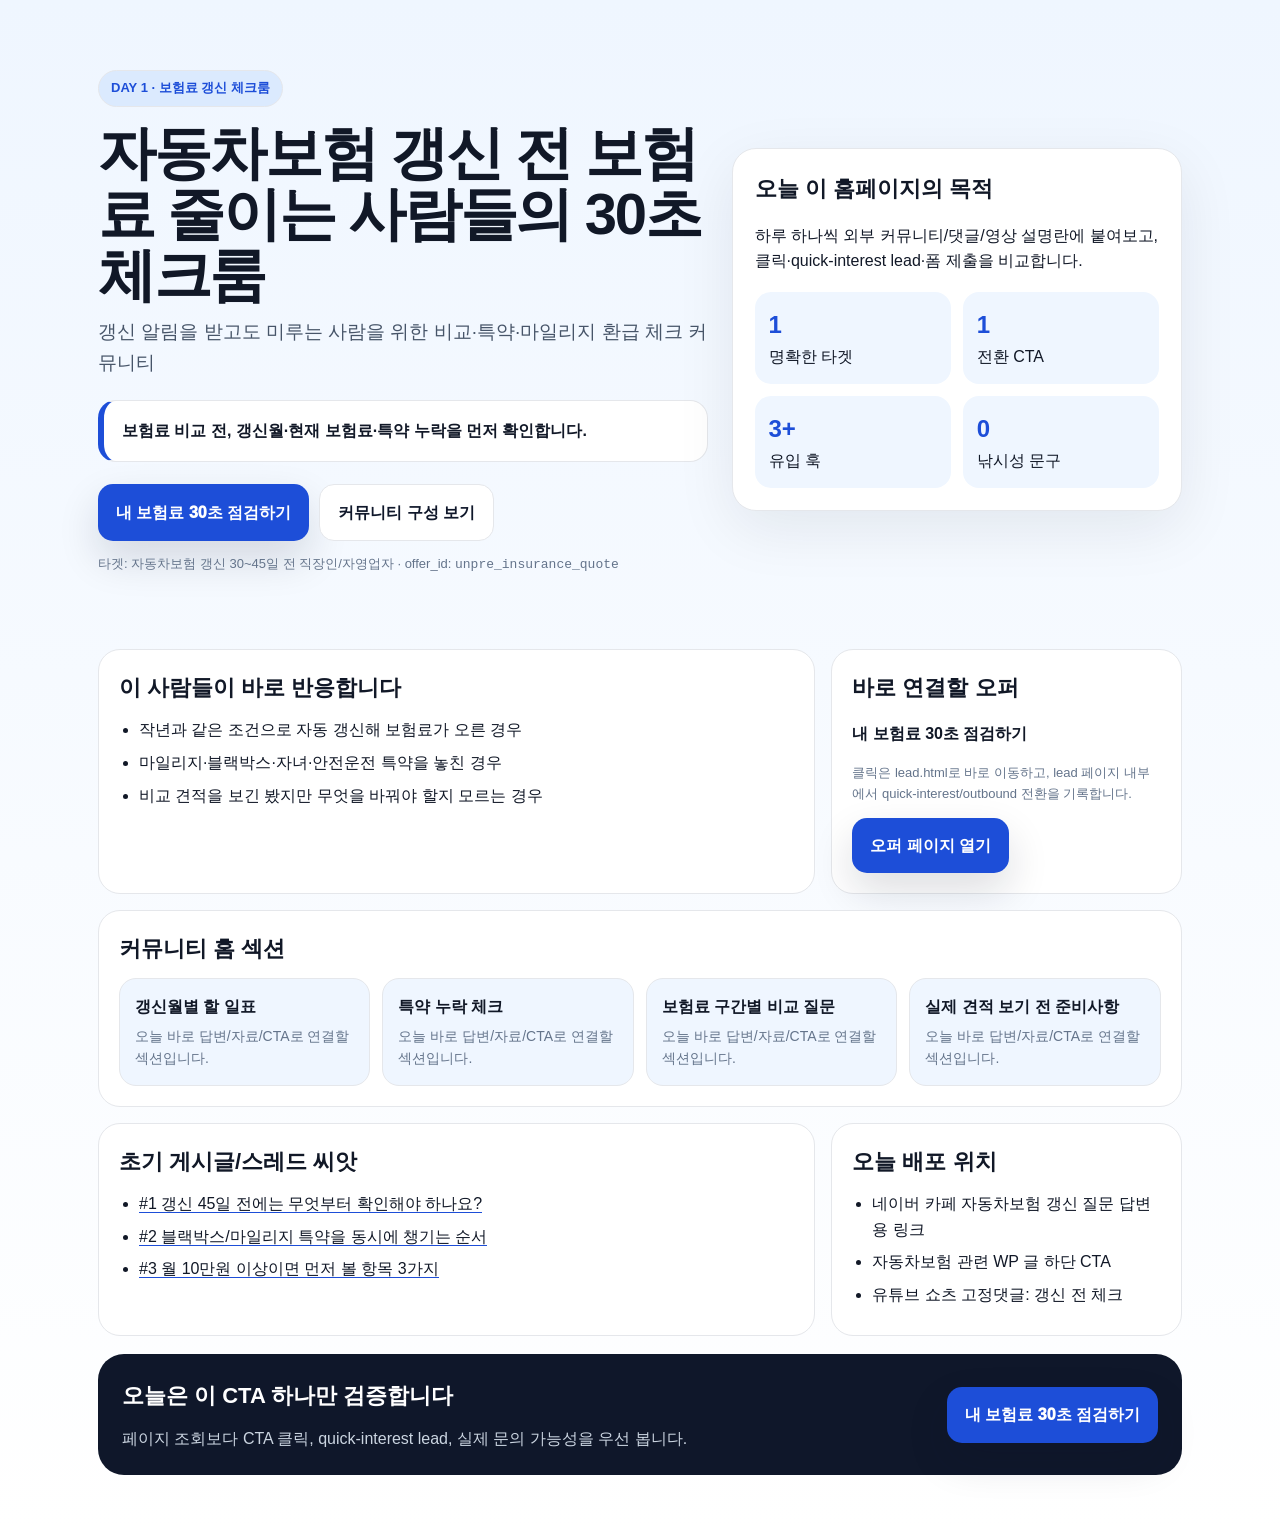
<file: communities/car-insurance-renewal-club.html>
<!doctype html>
<html lang="ko">
<head>
<meta charset="utf-8" />
<meta name="viewport" content="width=device-width, initial-scale=1" />
<title>자동차보험 갱신 전 보험료 줄이는 사람들의 30초 체크룸</title>
<meta name="description" content="갱신 알림을 받고도 미루는 사람을 위한 비교·특약·마일리지 환급 체크 커뮤니티" />
<style>
:root{--bg:#dbeafe;--accent:#1d4ed8;--dark:#0f172a;--pale:#eff6ff;--text:#111827;--muted:#64748b;--line:#e5e7eb}
*{box-sizing:border-box} body{margin:0;font-family:-apple-system,BlinkMacSystemFont,'Segoe UI',sans-serif;background:linear-gradient(180deg,var(--pale),#fff);color:var(--text);line-height:1.6}
a{color:inherit} .wrap{max-width:1120px;margin:0 auto;padding:28px 18px 56px} .hero{display:grid;grid-template-columns:1.15fr .85fr;gap:24px;align-items:center;padding:42px 0}
.badge{display:inline-flex;background:var(--bg);color:var(--accent);border:1px solid #e5e7eb;border-radius:999px;padding:7px 12px;font-size:13px;font-weight:900}
h1{font-size:clamp(32px,5vw,58px);line-height:1.05;margin:16px 0 12px;letter-spacing:-.04em} .sub{font-size:19px;color:#475569;margin:0 0 22px} .promise{background:#fff;border:1px solid var(--line);border-left:6px solid var(--accent);border-radius:18px;padding:17px 18px;font-weight:800}
.actions{display:flex;gap:10px;flex-wrap:wrap;margin-top:22px} .btn{display:inline-flex;align-items:center;justify-content:center;text-decoration:none;border-radius:15px;padding:15px 18px;font-weight:950} .primary{background:var(--accent);color:#fff;box-shadow:0 18px 42px rgba(15,23,42,.14)} .secondary{background:#fff;border:1px solid var(--line);color:#0f172a}
.panel{background:#fff;border:1px solid var(--line);border-radius:24px;padding:22px;box-shadow:0 18px 60px rgba(15,23,42,.08)} .metric{display:grid;grid-template-columns:1fr 1fr;gap:12px;margin-top:18px} .metric div{background:var(--pale);border-radius:16px;padding:14px} .metric strong{display:block;font-size:24px;color:var(--accent)}
.grid{display:grid;grid-template-columns:repeat(12,1fr);gap:16px;margin-top:18px} .card{grid-column:span 4;background:#fff;border:1px solid var(--line);border-radius:22px;padding:20px} .wide{grid-column:span 8} .full{grid-column:1/-1} h2{margin:0 0 12px;font-size:22px} ul{padding-left:20px;margin:8px 0} li{margin:7px 0} .sections{display:grid;grid-template-columns:repeat(4,1fr);gap:12px} .sections article{background:var(--pale);border:1px solid var(--line);border-radius:17px;padding:15px} .sections span{display:block;color:#64748b;font-size:14px;margin-top:5px}
.posts a{text-decoration:none;border-bottom:1px solid var(--accent)} .footerCta{display:flex;align-items:center;justify-content:space-between;gap:16px;background:var(--dark);color:white;border-radius:26px;padding:24px;margin-top:18px} .footerCta p{color:#cbd5e1;margin:4px 0 0} .mini{font-size:13px;color:#64748b} @media(max-width:820px){.hero{grid-template-columns:1fr;padding:24px 0}.grid{display:block}.card{margin:14px 0}.sections{grid-template-columns:1fr}.footerCta{display:block}.actions .btn{width:100%}}
</style>
</head>
<body>
<main class="wrap">
  <section class="hero">
    <div>
      <span class="badge">DAY 1 · 보험료 갱신 체크룸</span>
      <h1>자동차보험 갱신 전 보험료 줄이는 사람들의 30초 체크룸</h1>
      <p class="sub">갱신 알림을 받고도 미루는 사람을 위한 비교·특약·마일리지 환급 체크 커뮤니티</p>
      <div class="promise">보험료 비교 전, 갱신월·현재 보험료·특약 누락을 먼저 확인합니다.</div>
      <div class="actions">
        <a class="btn primary" href="../lead.html?site=unpre&intent=insurance_quote&offer_id=unpre_insurance_quote&content_id=community-car-insurance-renewal-club&utm_source=community_homepage&utm_medium=hero_primary&utm_campaign=community_homepage_daily">내 보험료 30초 점검하기</a>
        <a class="btn secondary" href="#community">커뮤니티 구성 보기</a>
      </div>
      <p class="mini">타겟: 자동차보험 갱신 30~45일 전 직장인/자영업자 · offer_id: <code>unpre_insurance_quote</code></p>
    </div>
    <aside class="panel">
      <h2>오늘 이 홈페이지의 목적</h2>
      <p>하루 하나씩 외부 커뮤니티/댓글/영상 설명란에 붙여보고, 클릭·quick-interest lead·폼 제출을 비교합니다.</p>
      <div class="metric">
        <div><strong>1</strong>명확한 타겟</div><div><strong>1</strong>전환 CTA</div><div><strong>3+</strong>유입 훅</div><div><strong>0</strong>낚시성 문구</div>
      </div>
    </aside>
  </section>
  <section class="grid" id="community">
    <div class="card wide"><h2>이 사람들이 바로 반응합니다</h2><ul><li>작년과 같은 조건으로 자동 갱신해 보험료가 오른 경우</li><li>마일리지·블랙박스·자녀·안전운전 특약을 놓친 경우</li><li>비교 견적을 보긴 봤지만 무엇을 바꿔야 할지 모르는 경우</li></ul></div>
    <div class="card"><h2>바로 연결할 오퍼</h2><p><b>내 보험료 30초 점검하기</b></p><p class="mini">클릭은 lead.html로 바로 이동하고, lead 페이지 내부에서 quick-interest/outbound 전환을 기록합니다.</p><a class="btn primary" href="../lead.html?site=unpre&intent=insurance_quote&offer_id=unpre_insurance_quote&content_id=community-car-insurance-renewal-club&utm_source=community_homepage&utm_medium=offer_card&utm_campaign=community_homepage_daily">오퍼 페이지 열기</a></div>
    <div class="card full"><h2>커뮤니티 홈 섹션</h2><div class="sections"><article><b>갱신월별 할 일표</b><span>오늘 바로 답변/자료/CTA로 연결할 섹션입니다.</span></article><article><b>특약 누락 체크</b><span>오늘 바로 답변/자료/CTA로 연결할 섹션입니다.</span></article><article><b>보험료 구간별 비교 질문</b><span>오늘 바로 답변/자료/CTA로 연결할 섹션입니다.</span></article><article><b>실제 견적 보기 전 준비사항</b><span>오늘 바로 답변/자료/CTA로 연결할 섹션입니다.</span></article></div></div>
    <div class="card wide posts"><h2>초기 게시글/스레드 씨앗</h2><ul><li><a href='../lead.html?site=unpre&intent=insurance_quote&offer_id=unpre_insurance_quote&content_id=community-car-insurance-renewal-club&utm_source=community_homepage&utm_medium=seed_post&utm_campaign=community_homepage_daily'>#1 갱신 45일 전에는 무엇부터 확인해야 하나요?</a></li><li><a href='../lead.html?site=unpre&intent=insurance_quote&offer_id=unpre_insurance_quote&content_id=community-car-insurance-renewal-club&utm_source=community_homepage&utm_medium=seed_post&utm_campaign=community_homepage_daily'>#2 블랙박스/마일리지 특약을 동시에 챙기는 순서</a></li><li><a href='../lead.html?site=unpre&intent=insurance_quote&offer_id=unpre_insurance_quote&content_id=community-car-insurance-renewal-club&utm_source=community_homepage&utm_medium=seed_post&utm_campaign=community_homepage_daily'>#3 월 10만원 이상이면 먼저 볼 항목 3가지</a></li></ul></div>
    <div class="card"><h2>오늘 배포 위치</h2><ul><li>네이버 카페 자동차보험 갱신 질문 답변용 링크</li><li>자동차보험 관련 WP 글 하단 CTA</li><li>유튜브 쇼츠 고정댓글: 갱신 전 체크</li></ul></div>
  </section>
  <section class="footerCta">
    <div><h2>오늘은 이 CTA 하나만 검증합니다</h2><p>페이지 조회보다 CTA 클릭, quick-interest lead, 실제 문의 가능성을 우선 봅니다.</p></div>
    <a class="btn primary" href="../lead.html?site=unpre&intent=insurance_quote&offer_id=unpre_insurance_quote&content_id=community-car-insurance-renewal-club&utm_source=community_homepage&utm_medium=footer_primary&utm_campaign=community_homepage_daily">내 보험료 30초 점검하기</a>
  </section>
</main>
</body>
</html>
</file>
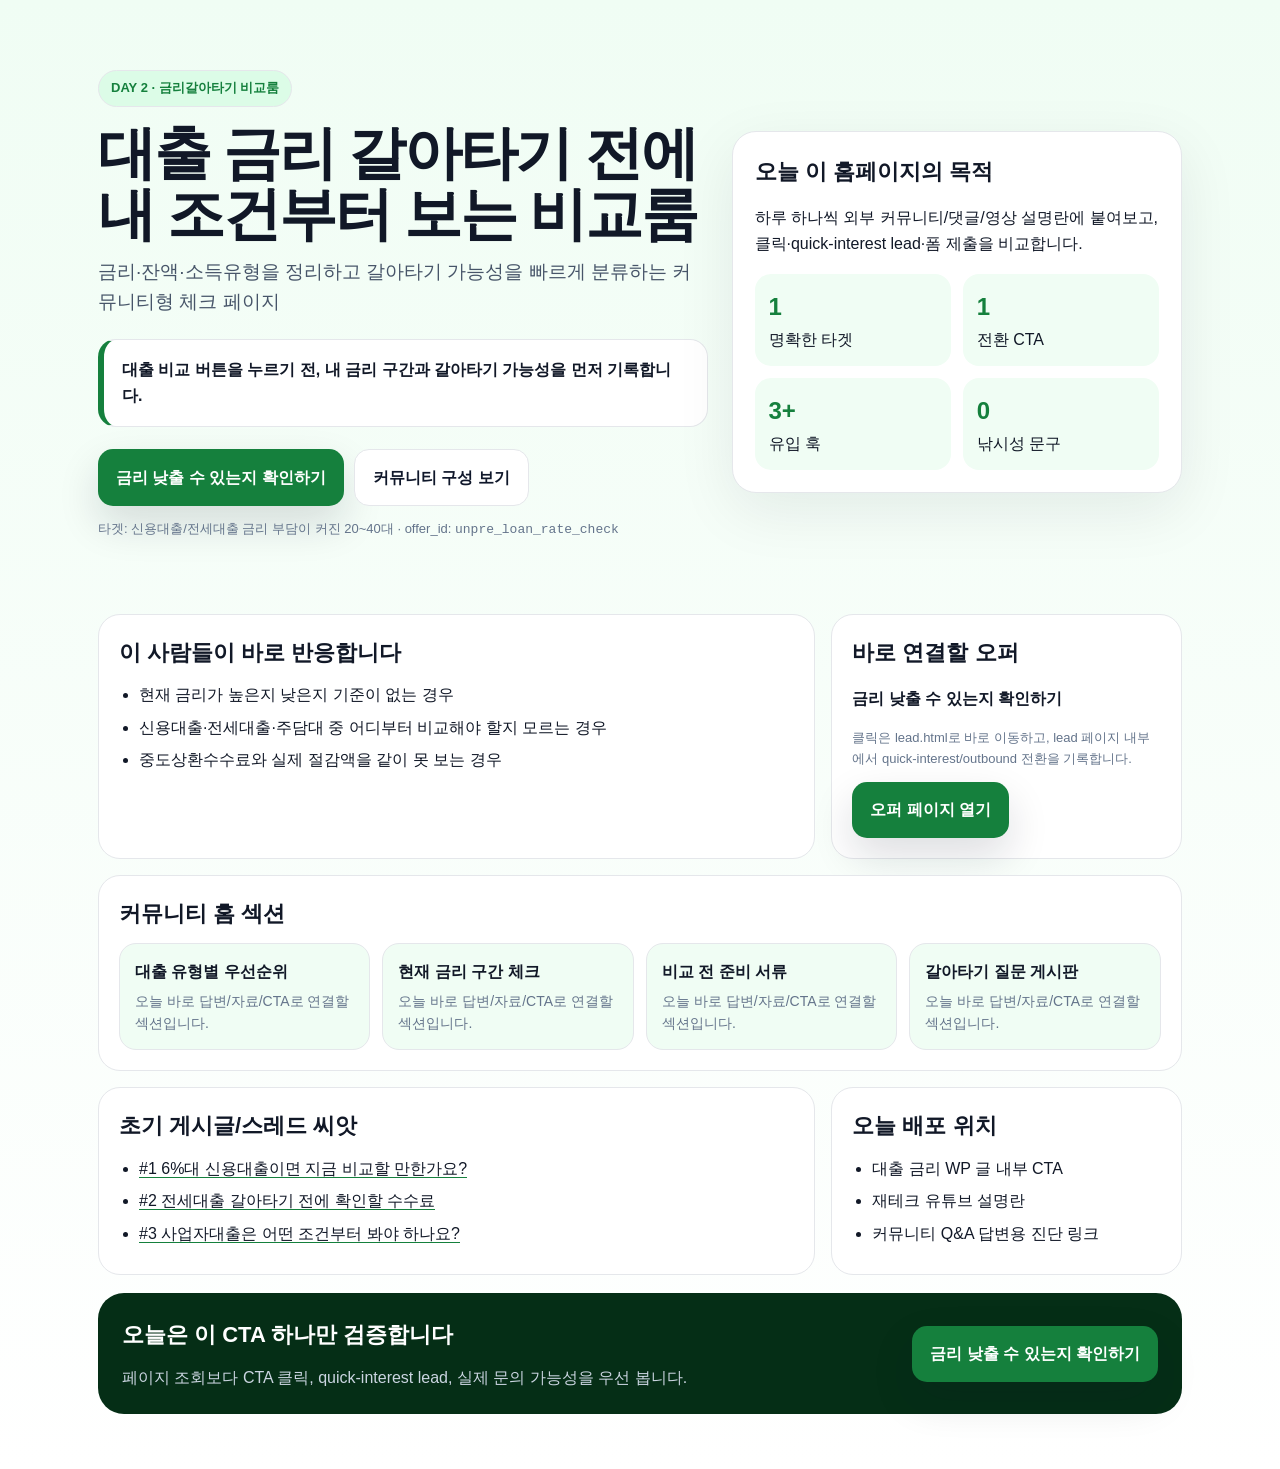
<file: communities/loan-refinance-rate-room.html>
<!doctype html>
<html lang="ko">
<head>
<meta charset="utf-8" />
<meta name="viewport" content="width=device-width, initial-scale=1" />
<title>대출 금리 갈아타기 전에 내 조건부터 보는 비교룸</title>
<meta name="description" content="금리·잔액·소득유형을 정리하고 갈아타기 가능성을 빠르게 분류하는 커뮤니티형 체크 페이지" />
<style>
:root{--bg:#dcfce7;--accent:#15803d;--dark:#052e16;--pale:#f0fdf4;--text:#111827;--muted:#64748b;--line:#e5e7eb}
*{box-sizing:border-box} body{margin:0;font-family:-apple-system,BlinkMacSystemFont,'Segoe UI',sans-serif;background:linear-gradient(180deg,var(--pale),#fff);color:var(--text);line-height:1.6}
a{color:inherit} .wrap{max-width:1120px;margin:0 auto;padding:28px 18px 56px} .hero{display:grid;grid-template-columns:1.15fr .85fr;gap:24px;align-items:center;padding:42px 0}
.badge{display:inline-flex;background:var(--bg);color:var(--accent);border:1px solid #e5e7eb;border-radius:999px;padding:7px 12px;font-size:13px;font-weight:900}
h1{font-size:clamp(32px,5vw,58px);line-height:1.05;margin:16px 0 12px;letter-spacing:-.04em} .sub{font-size:19px;color:#475569;margin:0 0 22px} .promise{background:#fff;border:1px solid var(--line);border-left:6px solid var(--accent);border-radius:18px;padding:17px 18px;font-weight:800}
.actions{display:flex;gap:10px;flex-wrap:wrap;margin-top:22px} .btn{display:inline-flex;align-items:center;justify-content:center;text-decoration:none;border-radius:15px;padding:15px 18px;font-weight:950} .primary{background:var(--accent);color:#fff;box-shadow:0 18px 42px rgba(15,23,42,.14)} .secondary{background:#fff;border:1px solid var(--line);color:#0f172a}
.panel{background:#fff;border:1px solid var(--line);border-radius:24px;padding:22px;box-shadow:0 18px 60px rgba(15,23,42,.08)} .metric{display:grid;grid-template-columns:1fr 1fr;gap:12px;margin-top:18px} .metric div{background:var(--pale);border-radius:16px;padding:14px} .metric strong{display:block;font-size:24px;color:var(--accent)}
.grid{display:grid;grid-template-columns:repeat(12,1fr);gap:16px;margin-top:18px} .card{grid-column:span 4;background:#fff;border:1px solid var(--line);border-radius:22px;padding:20px} .wide{grid-column:span 8} .full{grid-column:1/-1} h2{margin:0 0 12px;font-size:22px} ul{padding-left:20px;margin:8px 0} li{margin:7px 0} .sections{display:grid;grid-template-columns:repeat(4,1fr);gap:12px} .sections article{background:var(--pale);border:1px solid var(--line);border-radius:17px;padding:15px} .sections span{display:block;color:#64748b;font-size:14px;margin-top:5px}
.posts a{text-decoration:none;border-bottom:1px solid var(--accent)} .footerCta{display:flex;align-items:center;justify-content:space-between;gap:16px;background:var(--dark);color:white;border-radius:26px;padding:24px;margin-top:18px} .footerCta p{color:#cbd5e1;margin:4px 0 0} .mini{font-size:13px;color:#64748b} @media(max-width:820px){.hero{grid-template-columns:1fr;padding:24px 0}.grid{display:block}.card{margin:14px 0}.sections{grid-template-columns:1fr}.footerCta{display:block}.actions .btn{width:100%}}
</style>
</head>
<body>
<main class="wrap">
  <section class="hero">
    <div>
      <span class="badge">DAY 2 · 금리갈아타기 비교룸</span>
      <h1>대출 금리 갈아타기 전에 내 조건부터 보는 비교룸</h1>
      <p class="sub">금리·잔액·소득유형을 정리하고 갈아타기 가능성을 빠르게 분류하는 커뮤니티형 체크 페이지</p>
      <div class="promise">대출 비교 버튼을 누르기 전, 내 금리 구간과 갈아타기 가능성을 먼저 기록합니다.</div>
      <div class="actions">
        <a class="btn primary" href="../lead.html?site=unpre&intent=loan_rate&offer_id=unpre_loan_rate_check&content_id=community-loan-refinance-rate-room&utm_source=community_homepage&utm_medium=hero_primary&utm_campaign=community_homepage_daily">금리 낮출 수 있는지 확인하기</a>
        <a class="btn secondary" href="#community">커뮤니티 구성 보기</a>
      </div>
      <p class="mini">타겟: 신용대출/전세대출 금리 부담이 커진 20~40대 · offer_id: <code>unpre_loan_rate_check</code></p>
    </div>
    <aside class="panel">
      <h2>오늘 이 홈페이지의 목적</h2>
      <p>하루 하나씩 외부 커뮤니티/댓글/영상 설명란에 붙여보고, 클릭·quick-interest lead·폼 제출을 비교합니다.</p>
      <div class="metric">
        <div><strong>1</strong>명확한 타겟</div><div><strong>1</strong>전환 CTA</div><div><strong>3+</strong>유입 훅</div><div><strong>0</strong>낚시성 문구</div>
      </div>
    </aside>
  </section>
  <section class="grid" id="community">
    <div class="card wide"><h2>이 사람들이 바로 반응합니다</h2><ul><li>현재 금리가 높은지 낮은지 기준이 없는 경우</li><li>신용대출·전세대출·주담대 중 어디부터 비교해야 할지 모르는 경우</li><li>중도상환수수료와 실제 절감액을 같이 못 보는 경우</li></ul></div>
    <div class="card"><h2>바로 연결할 오퍼</h2><p><b>금리 낮출 수 있는지 확인하기</b></p><p class="mini">클릭은 lead.html로 바로 이동하고, lead 페이지 내부에서 quick-interest/outbound 전환을 기록합니다.</p><a class="btn primary" href="../lead.html?site=unpre&intent=loan_rate&offer_id=unpre_loan_rate_check&content_id=community-loan-refinance-rate-room&utm_source=community_homepage&utm_medium=offer_card&utm_campaign=community_homepage_daily">오퍼 페이지 열기</a></div>
    <div class="card full"><h2>커뮤니티 홈 섹션</h2><div class="sections"><article><b>대출 유형별 우선순위</b><span>오늘 바로 답변/자료/CTA로 연결할 섹션입니다.</span></article><article><b>현재 금리 구간 체크</b><span>오늘 바로 답변/자료/CTA로 연결할 섹션입니다.</span></article><article><b>비교 전 준비 서류</b><span>오늘 바로 답변/자료/CTA로 연결할 섹션입니다.</span></article><article><b>갈아타기 질문 게시판</b><span>오늘 바로 답변/자료/CTA로 연결할 섹션입니다.</span></article></div></div>
    <div class="card wide posts"><h2>초기 게시글/스레드 씨앗</h2><ul><li><a href='../lead.html?site=unpre&intent=loan_rate&offer_id=unpre_loan_rate_check&content_id=community-loan-refinance-rate-room&utm_source=community_homepage&utm_medium=seed_post&utm_campaign=community_homepage_daily'>#1 6%대 신용대출이면 지금 비교할 만한가요?</a></li><li><a href='../lead.html?site=unpre&intent=loan_rate&offer_id=unpre_loan_rate_check&content_id=community-loan-refinance-rate-room&utm_source=community_homepage&utm_medium=seed_post&utm_campaign=community_homepage_daily'>#2 전세대출 갈아타기 전에 확인할 수수료</a></li><li><a href='../lead.html?site=unpre&intent=loan_rate&offer_id=unpre_loan_rate_check&content_id=community-loan-refinance-rate-room&utm_source=community_homepage&utm_medium=seed_post&utm_campaign=community_homepage_daily'>#3 사업자대출은 어떤 조건부터 봐야 하나요?</a></li></ul></div>
    <div class="card"><h2>오늘 배포 위치</h2><ul><li>대출 금리 WP 글 내부 CTA</li><li>재테크 유튜브 설명란</li><li>커뮤니티 Q&amp;A 답변용 진단 링크</li></ul></div>
  </section>
  <section class="footerCta">
    <div><h2>오늘은 이 CTA 하나만 검증합니다</h2><p>페이지 조회보다 CTA 클릭, quick-interest lead, 실제 문의 가능성을 우선 봅니다.</p></div>
    <a class="btn primary" href="../lead.html?site=unpre&intent=loan_rate&offer_id=unpre_loan_rate_check&content_id=community-loan-refinance-rate-room&utm_source=community_homepage&utm_medium=footer_primary&utm_campaign=community_homepage_daily">금리 낮출 수 있는지 확인하기</a>
  </section>
</main>
</body>
</html>
</file>
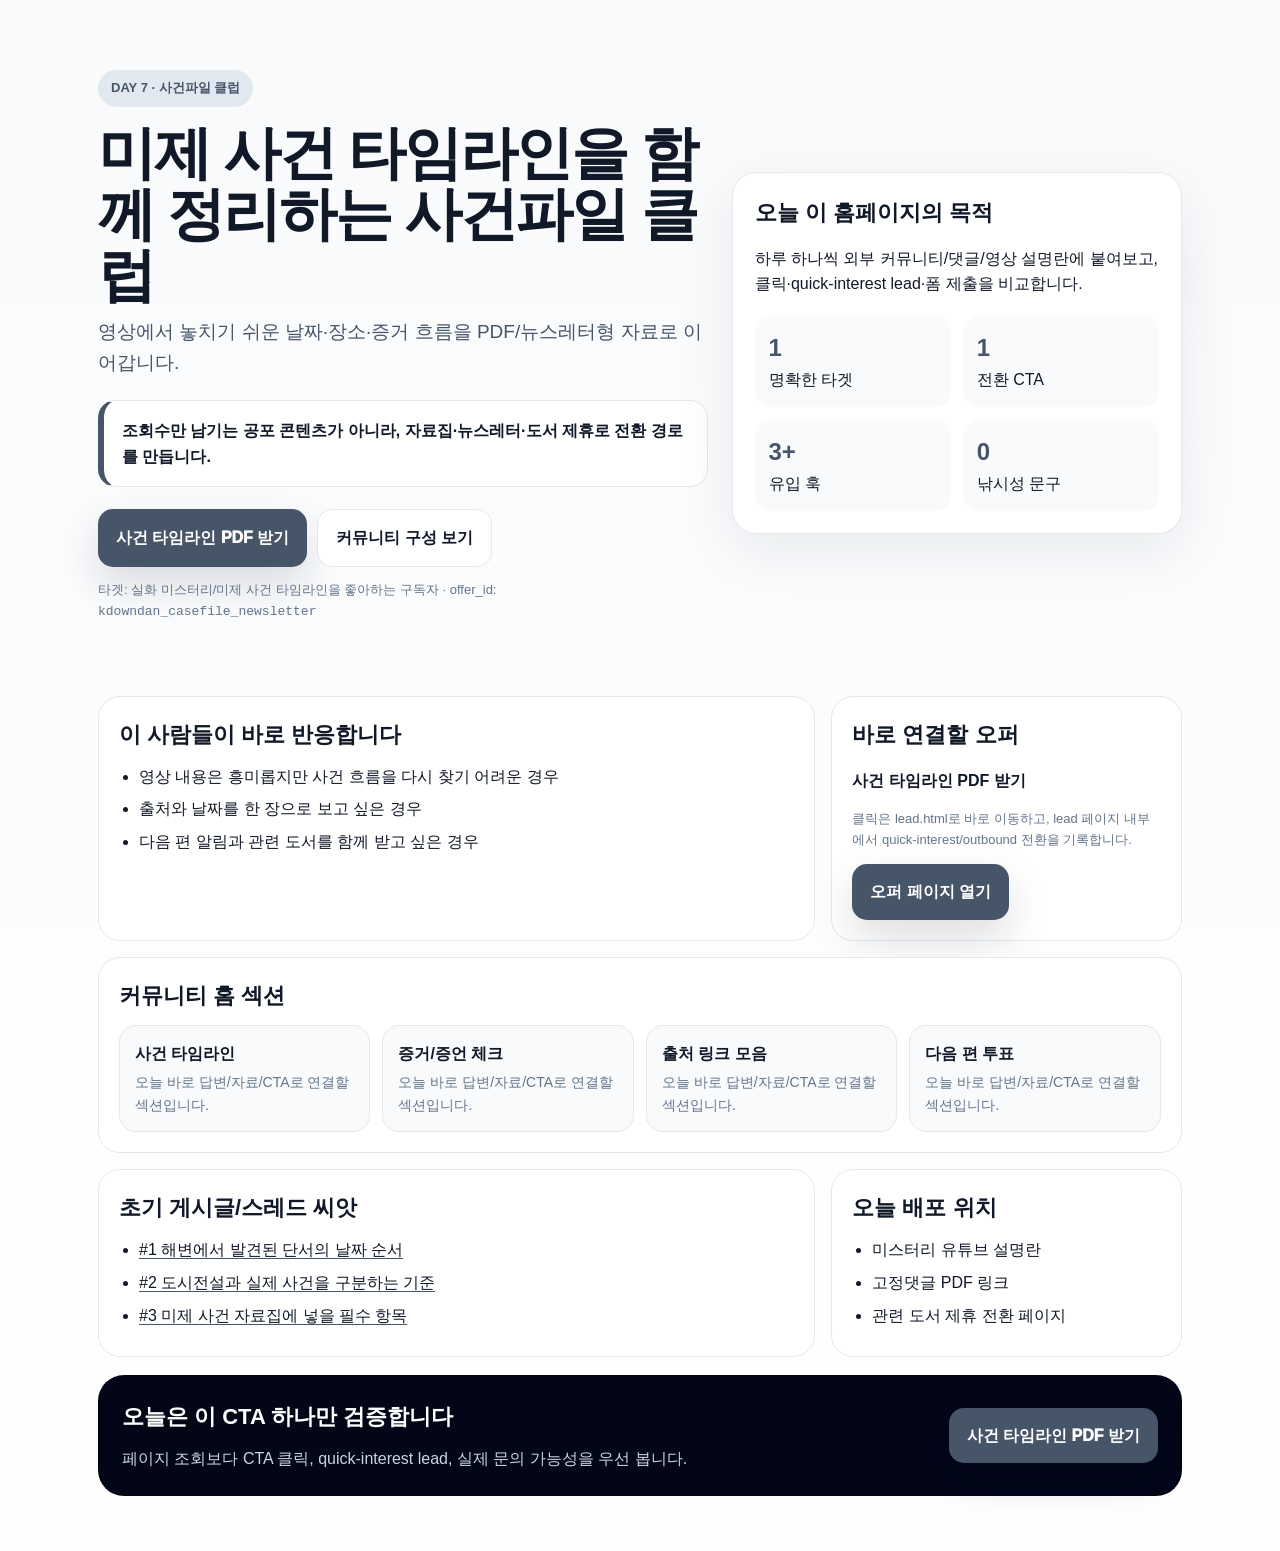
<file: communities/mystery-casefile-club.html>
<!doctype html>
<html lang="ko">
<head>
<meta charset="utf-8" />
<meta name="viewport" content="width=device-width, initial-scale=1" />
<title>미제 사건 타임라인을 함께 정리하는 사건파일 클럽</title>
<meta name="description" content="영상에서 놓치기 쉬운 날짜·장소·증거 흐름을 PDF/뉴스레터형 자료로 이어갑니다." />
<style>
:root{--bg:#e2e8f0;--accent:#475569;--dark:#020617;--pale:#f8fafc;--text:#111827;--muted:#64748b;--line:#e5e7eb}
*{box-sizing:border-box} body{margin:0;font-family:-apple-system,BlinkMacSystemFont,'Segoe UI',sans-serif;background:linear-gradient(180deg,var(--pale),#fff);color:var(--text);line-height:1.6}
a{color:inherit} .wrap{max-width:1120px;margin:0 auto;padding:28px 18px 56px} .hero{display:grid;grid-template-columns:1.15fr .85fr;gap:24px;align-items:center;padding:42px 0}
.badge{display:inline-flex;background:var(--bg);color:var(--accent);border:1px solid #e5e7eb;border-radius:999px;padding:7px 12px;font-size:13px;font-weight:900}
h1{font-size:clamp(32px,5vw,58px);line-height:1.05;margin:16px 0 12px;letter-spacing:-.04em} .sub{font-size:19px;color:#475569;margin:0 0 22px} .promise{background:#fff;border:1px solid var(--line);border-left:6px solid var(--accent);border-radius:18px;padding:17px 18px;font-weight:800}
.actions{display:flex;gap:10px;flex-wrap:wrap;margin-top:22px} .btn{display:inline-flex;align-items:center;justify-content:center;text-decoration:none;border-radius:15px;padding:15px 18px;font-weight:950} .primary{background:var(--accent);color:#fff;box-shadow:0 18px 42px rgba(15,23,42,.14)} .secondary{background:#fff;border:1px solid var(--line);color:#0f172a}
.panel{background:#fff;border:1px solid var(--line);border-radius:24px;padding:22px;box-shadow:0 18px 60px rgba(15,23,42,.08)} .metric{display:grid;grid-template-columns:1fr 1fr;gap:12px;margin-top:18px} .metric div{background:var(--pale);border-radius:16px;padding:14px} .metric strong{display:block;font-size:24px;color:var(--accent)}
.grid{display:grid;grid-template-columns:repeat(12,1fr);gap:16px;margin-top:18px} .card{grid-column:span 4;background:#fff;border:1px solid var(--line);border-radius:22px;padding:20px} .wide{grid-column:span 8} .full{grid-column:1/-1} h2{margin:0 0 12px;font-size:22px} ul{padding-left:20px;margin:8px 0} li{margin:7px 0} .sections{display:grid;grid-template-columns:repeat(4,1fr);gap:12px} .sections article{background:var(--pale);border:1px solid var(--line);border-radius:17px;padding:15px} .sections span{display:block;color:#64748b;font-size:14px;margin-top:5px}
.posts a{text-decoration:none;border-bottom:1px solid var(--accent)} .footerCta{display:flex;align-items:center;justify-content:space-between;gap:16px;background:var(--dark);color:white;border-radius:26px;padding:24px;margin-top:18px} .footerCta p{color:#cbd5e1;margin:4px 0 0} .mini{font-size:13px;color:#64748b} @media(max-width:820px){.hero{grid-template-columns:1fr;padding:24px 0}.grid{display:block}.card{margin:14px 0}.sections{grid-template-columns:1fr}.footerCta{display:block}.actions .btn{width:100%}}
</style>
</head>
<body>
<main class="wrap">
  <section class="hero">
    <div>
      <span class="badge">DAY 7 · 사건파일 클럽</span>
      <h1>미제 사건 타임라인을 함께 정리하는 사건파일 클럽</h1>
      <p class="sub">영상에서 놓치기 쉬운 날짜·장소·증거 흐름을 PDF/뉴스레터형 자료로 이어갑니다.</p>
      <div class="promise">조회수만 남기는 공포 콘텐츠가 아니라, 자료집·뉴스레터·도서 제휴로 전환 경로를 만듭니다.</div>
      <div class="actions">
        <a class="btn primary" href="../lead.html?site=kdowndan&intent=casefile_newsletter&offer_id=kdowndan_casefile_newsletter&content_id=community-mystery-casefile-club&utm_source=community_homepage&utm_medium=hero_primary&utm_campaign=community_homepage_daily">사건 타임라인 PDF 받기</a>
        <a class="btn secondary" href="#community">커뮤니티 구성 보기</a>
      </div>
      <p class="mini">타겟: 실화 미스터리/미제 사건 타임라인을 좋아하는 구독자 · offer_id: <code>kdowndan_casefile_newsletter</code></p>
    </div>
    <aside class="panel">
      <h2>오늘 이 홈페이지의 목적</h2>
      <p>하루 하나씩 외부 커뮤니티/댓글/영상 설명란에 붙여보고, 클릭·quick-interest lead·폼 제출을 비교합니다.</p>
      <div class="metric">
        <div><strong>1</strong>명확한 타겟</div><div><strong>1</strong>전환 CTA</div><div><strong>3+</strong>유입 훅</div><div><strong>0</strong>낚시성 문구</div>
      </div>
    </aside>
  </section>
  <section class="grid" id="community">
    <div class="card wide"><h2>이 사람들이 바로 반응합니다</h2><ul><li>영상 내용은 흥미롭지만 사건 흐름을 다시 찾기 어려운 경우</li><li>출처와 날짜를 한 장으로 보고 싶은 경우</li><li>다음 편 알림과 관련 도서를 함께 받고 싶은 경우</li></ul></div>
    <div class="card"><h2>바로 연결할 오퍼</h2><p><b>사건 타임라인 PDF 받기</b></p><p class="mini">클릭은 lead.html로 바로 이동하고, lead 페이지 내부에서 quick-interest/outbound 전환을 기록합니다.</p><a class="btn primary" href="../lead.html?site=kdowndan&intent=casefile_newsletter&offer_id=kdowndan_casefile_newsletter&content_id=community-mystery-casefile-club&utm_source=community_homepage&utm_medium=offer_card&utm_campaign=community_homepage_daily">오퍼 페이지 열기</a></div>
    <div class="card full"><h2>커뮤니티 홈 섹션</h2><div class="sections"><article><b>사건 타임라인</b><span>오늘 바로 답변/자료/CTA로 연결할 섹션입니다.</span></article><article><b>증거/증언 체크</b><span>오늘 바로 답변/자료/CTA로 연결할 섹션입니다.</span></article><article><b>출처 링크 모음</b><span>오늘 바로 답변/자료/CTA로 연결할 섹션입니다.</span></article><article><b>다음 편 투표</b><span>오늘 바로 답변/자료/CTA로 연결할 섹션입니다.</span></article></div></div>
    <div class="card wide posts"><h2>초기 게시글/스레드 씨앗</h2><ul><li><a href='../lead.html?site=kdowndan&intent=casefile_newsletter&offer_id=kdowndan_casefile_newsletter&content_id=community-mystery-casefile-club&utm_source=community_homepage&utm_medium=seed_post&utm_campaign=community_homepage_daily'>#1 해변에서 발견된 단서의 날짜 순서</a></li><li><a href='../lead.html?site=kdowndan&intent=casefile_newsletter&offer_id=kdowndan_casefile_newsletter&content_id=community-mystery-casefile-club&utm_source=community_homepage&utm_medium=seed_post&utm_campaign=community_homepage_daily'>#2 도시전설과 실제 사건을 구분하는 기준</a></li><li><a href='../lead.html?site=kdowndan&intent=casefile_newsletter&offer_id=kdowndan_casefile_newsletter&content_id=community-mystery-casefile-club&utm_source=community_homepage&utm_medium=seed_post&utm_campaign=community_homepage_daily'>#3 미제 사건 자료집에 넣을 필수 항목</a></li></ul></div>
    <div class="card"><h2>오늘 배포 위치</h2><ul><li>미스터리 유튜브 설명란</li><li>고정댓글 PDF 링크</li><li>관련 도서 제휴 전환 페이지</li></ul></div>
  </section>
  <section class="footerCta">
    <div><h2>오늘은 이 CTA 하나만 검증합니다</h2><p>페이지 조회보다 CTA 클릭, quick-interest lead, 실제 문의 가능성을 우선 봅니다.</p></div>
    <a class="btn primary" href="../lead.html?site=kdowndan&intent=casefile_newsletter&offer_id=kdowndan_casefile_newsletter&content_id=community-mystery-casefile-club&utm_source=community_homepage&utm_medium=footer_primary&utm_campaign=community_homepage_daily">사건 타임라인 PDF 받기</a>
  </section>
</main>
</body>
</html>
</file>
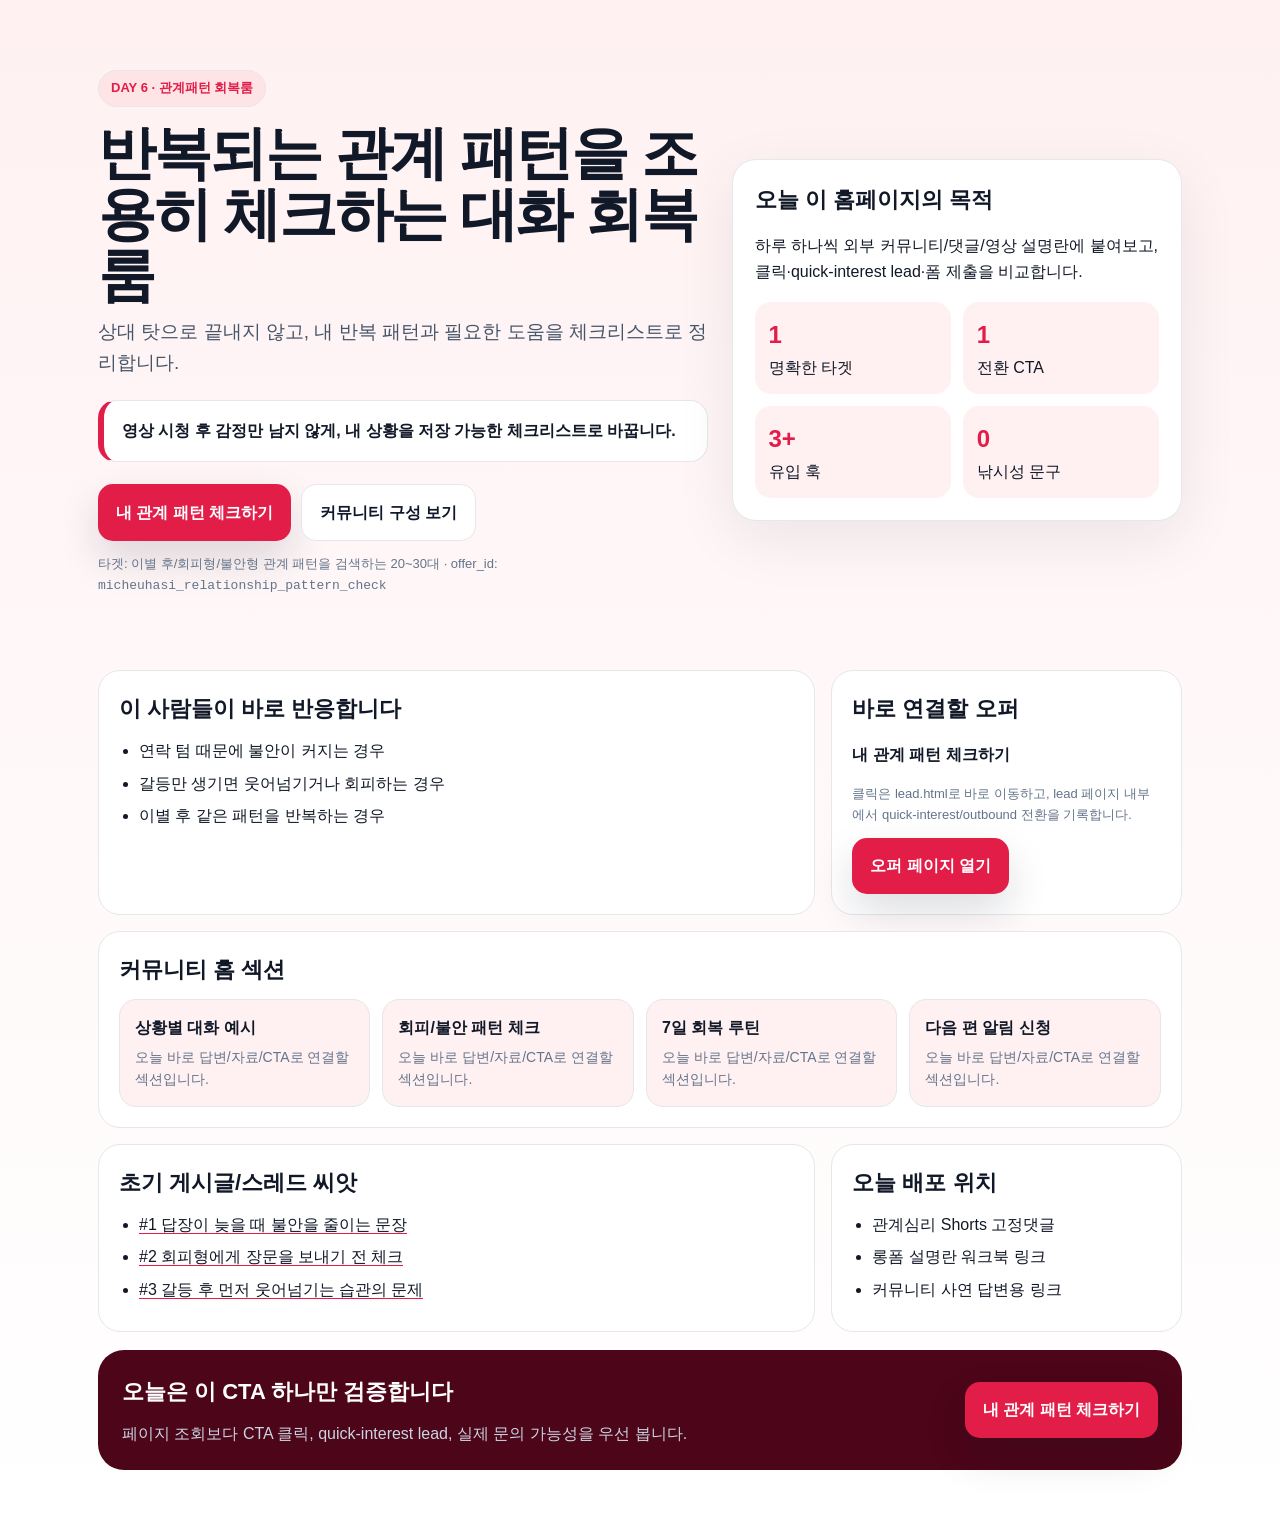
<file: communities/relationship-pattern-room.html>
<!doctype html>
<html lang="ko">
<head>
<meta charset="utf-8" />
<meta name="viewport" content="width=device-width, initial-scale=1" />
<title>반복되는 관계 패턴을 조용히 체크하는 대화 회복룸</title>
<meta name="description" content="상대 탓으로 끝내지 않고, 내 반복 패턴과 필요한 도움을 체크리스트로 정리합니다." />
<style>
:root{--bg:#ffe4e6;--accent:#e11d48;--dark:#4c0519;--pale:#fff1f2;--text:#111827;--muted:#64748b;--line:#e5e7eb}
*{box-sizing:border-box} body{margin:0;font-family:-apple-system,BlinkMacSystemFont,'Segoe UI',sans-serif;background:linear-gradient(180deg,var(--pale),#fff);color:var(--text);line-height:1.6}
a{color:inherit} .wrap{max-width:1120px;margin:0 auto;padding:28px 18px 56px} .hero{display:grid;grid-template-columns:1.15fr .85fr;gap:24px;align-items:center;padding:42px 0}
.badge{display:inline-flex;background:var(--bg);color:var(--accent);border:1px solid #e5e7eb;border-radius:999px;padding:7px 12px;font-size:13px;font-weight:900}
h1{font-size:clamp(32px,5vw,58px);line-height:1.05;margin:16px 0 12px;letter-spacing:-.04em} .sub{font-size:19px;color:#475569;margin:0 0 22px} .promise{background:#fff;border:1px solid var(--line);border-left:6px solid var(--accent);border-radius:18px;padding:17px 18px;font-weight:800}
.actions{display:flex;gap:10px;flex-wrap:wrap;margin-top:22px} .btn{display:inline-flex;align-items:center;justify-content:center;text-decoration:none;border-radius:15px;padding:15px 18px;font-weight:950} .primary{background:var(--accent);color:#fff;box-shadow:0 18px 42px rgba(15,23,42,.14)} .secondary{background:#fff;border:1px solid var(--line);color:#0f172a}
.panel{background:#fff;border:1px solid var(--line);border-radius:24px;padding:22px;box-shadow:0 18px 60px rgba(15,23,42,.08)} .metric{display:grid;grid-template-columns:1fr 1fr;gap:12px;margin-top:18px} .metric div{background:var(--pale);border-radius:16px;padding:14px} .metric strong{display:block;font-size:24px;color:var(--accent)}
.grid{display:grid;grid-template-columns:repeat(12,1fr);gap:16px;margin-top:18px} .card{grid-column:span 4;background:#fff;border:1px solid var(--line);border-radius:22px;padding:20px} .wide{grid-column:span 8} .full{grid-column:1/-1} h2{margin:0 0 12px;font-size:22px} ul{padding-left:20px;margin:8px 0} li{margin:7px 0} .sections{display:grid;grid-template-columns:repeat(4,1fr);gap:12px} .sections article{background:var(--pale);border:1px solid var(--line);border-radius:17px;padding:15px} .sections span{display:block;color:#64748b;font-size:14px;margin-top:5px}
.posts a{text-decoration:none;border-bottom:1px solid var(--accent)} .footerCta{display:flex;align-items:center;justify-content:space-between;gap:16px;background:var(--dark);color:white;border-radius:26px;padding:24px;margin-top:18px} .footerCta p{color:#cbd5e1;margin:4px 0 0} .mini{font-size:13px;color:#64748b} @media(max-width:820px){.hero{grid-template-columns:1fr;padding:24px 0}.grid{display:block}.card{margin:14px 0}.sections{grid-template-columns:1fr}.footerCta{display:block}.actions .btn{width:100%}}
</style>
</head>
<body>
<main class="wrap">
  <section class="hero">
    <div>
      <span class="badge">DAY 6 · 관계패턴 회복룸</span>
      <h1>반복되는 관계 패턴을 조용히 체크하는 대화 회복룸</h1>
      <p class="sub">상대 탓으로 끝내지 않고, 내 반복 패턴과 필요한 도움을 체크리스트로 정리합니다.</p>
      <div class="promise">영상 시청 후 감정만 남지 않게, 내 상황을 저장 가능한 체크리스트로 바꿉니다.</div>
      <div class="actions">
        <a class="btn primary" href="../lead.html?site=micheuhasi&intent=relationship_pattern_check&offer_id=micheuhasi_relationship_pattern_check&content_id=community-relationship-pattern-room&utm_source=community_homepage&utm_medium=hero_primary&utm_campaign=community_homepage_daily">내 관계 패턴 체크하기</a>
        <a class="btn secondary" href="#community">커뮤니티 구성 보기</a>
      </div>
      <p class="mini">타겟: 이별 후/회피형/불안형 관계 패턴을 검색하는 20~30대 · offer_id: <code>micheuhasi_relationship_pattern_check</code></p>
    </div>
    <aside class="panel">
      <h2>오늘 이 홈페이지의 목적</h2>
      <p>하루 하나씩 외부 커뮤니티/댓글/영상 설명란에 붙여보고, 클릭·quick-interest lead·폼 제출을 비교합니다.</p>
      <div class="metric">
        <div><strong>1</strong>명확한 타겟</div><div><strong>1</strong>전환 CTA</div><div><strong>3+</strong>유입 훅</div><div><strong>0</strong>낚시성 문구</div>
      </div>
    </aside>
  </section>
  <section class="grid" id="community">
    <div class="card wide"><h2>이 사람들이 바로 반응합니다</h2><ul><li>연락 텀 때문에 불안이 커지는 경우</li><li>갈등만 생기면 웃어넘기거나 회피하는 경우</li><li>이별 후 같은 패턴을 반복하는 경우</li></ul></div>
    <div class="card"><h2>바로 연결할 오퍼</h2><p><b>내 관계 패턴 체크하기</b></p><p class="mini">클릭은 lead.html로 바로 이동하고, lead 페이지 내부에서 quick-interest/outbound 전환을 기록합니다.</p><a class="btn primary" href="../lead.html?site=micheuhasi&intent=relationship_pattern_check&offer_id=micheuhasi_relationship_pattern_check&content_id=community-relationship-pattern-room&utm_source=community_homepage&utm_medium=offer_card&utm_campaign=community_homepage_daily">오퍼 페이지 열기</a></div>
    <div class="card full"><h2>커뮤니티 홈 섹션</h2><div class="sections"><article><b>상황별 대화 예시</b><span>오늘 바로 답변/자료/CTA로 연결할 섹션입니다.</span></article><article><b>회피/불안 패턴 체크</b><span>오늘 바로 답변/자료/CTA로 연결할 섹션입니다.</span></article><article><b>7일 회복 루틴</b><span>오늘 바로 답변/자료/CTA로 연결할 섹션입니다.</span></article><article><b>다음 편 알림 신청</b><span>오늘 바로 답변/자료/CTA로 연결할 섹션입니다.</span></article></div></div>
    <div class="card wide posts"><h2>초기 게시글/스레드 씨앗</h2><ul><li><a href='../lead.html?site=micheuhasi&intent=relationship_pattern_check&offer_id=micheuhasi_relationship_pattern_check&content_id=community-relationship-pattern-room&utm_source=community_homepage&utm_medium=seed_post&utm_campaign=community_homepage_daily'>#1 답장이 늦을 때 불안을 줄이는 문장</a></li><li><a href='../lead.html?site=micheuhasi&intent=relationship_pattern_check&offer_id=micheuhasi_relationship_pattern_check&content_id=community-relationship-pattern-room&utm_source=community_homepage&utm_medium=seed_post&utm_campaign=community_homepage_daily'>#2 회피형에게 장문을 보내기 전 체크</a></li><li><a href='../lead.html?site=micheuhasi&intent=relationship_pattern_check&offer_id=micheuhasi_relationship_pattern_check&content_id=community-relationship-pattern-room&utm_source=community_homepage&utm_medium=seed_post&utm_campaign=community_homepage_daily'>#3 갈등 후 먼저 웃어넘기는 습관의 문제</a></li></ul></div>
    <div class="card"><h2>오늘 배포 위치</h2><ul><li>관계심리 Shorts 고정댓글</li><li>롱폼 설명란 워크북 링크</li><li>커뮤니티 사연 답변용 링크</li></ul></div>
  </section>
  <section class="footerCta">
    <div><h2>오늘은 이 CTA 하나만 검증합니다</h2><p>페이지 조회보다 CTA 클릭, quick-interest lead, 실제 문의 가능성을 우선 봅니다.</p></div>
    <a class="btn primary" href="../lead.html?site=micheuhasi&intent=relationship_pattern_check&offer_id=micheuhasi_relationship_pattern_check&content_id=community-relationship-pattern-room&utm_source=community_homepage&utm_medium=footer_primary&utm_campaign=community_homepage_daily">내 관계 패턴 체크하기</a>
  </section>
</main>
</body>
</html>
</file>
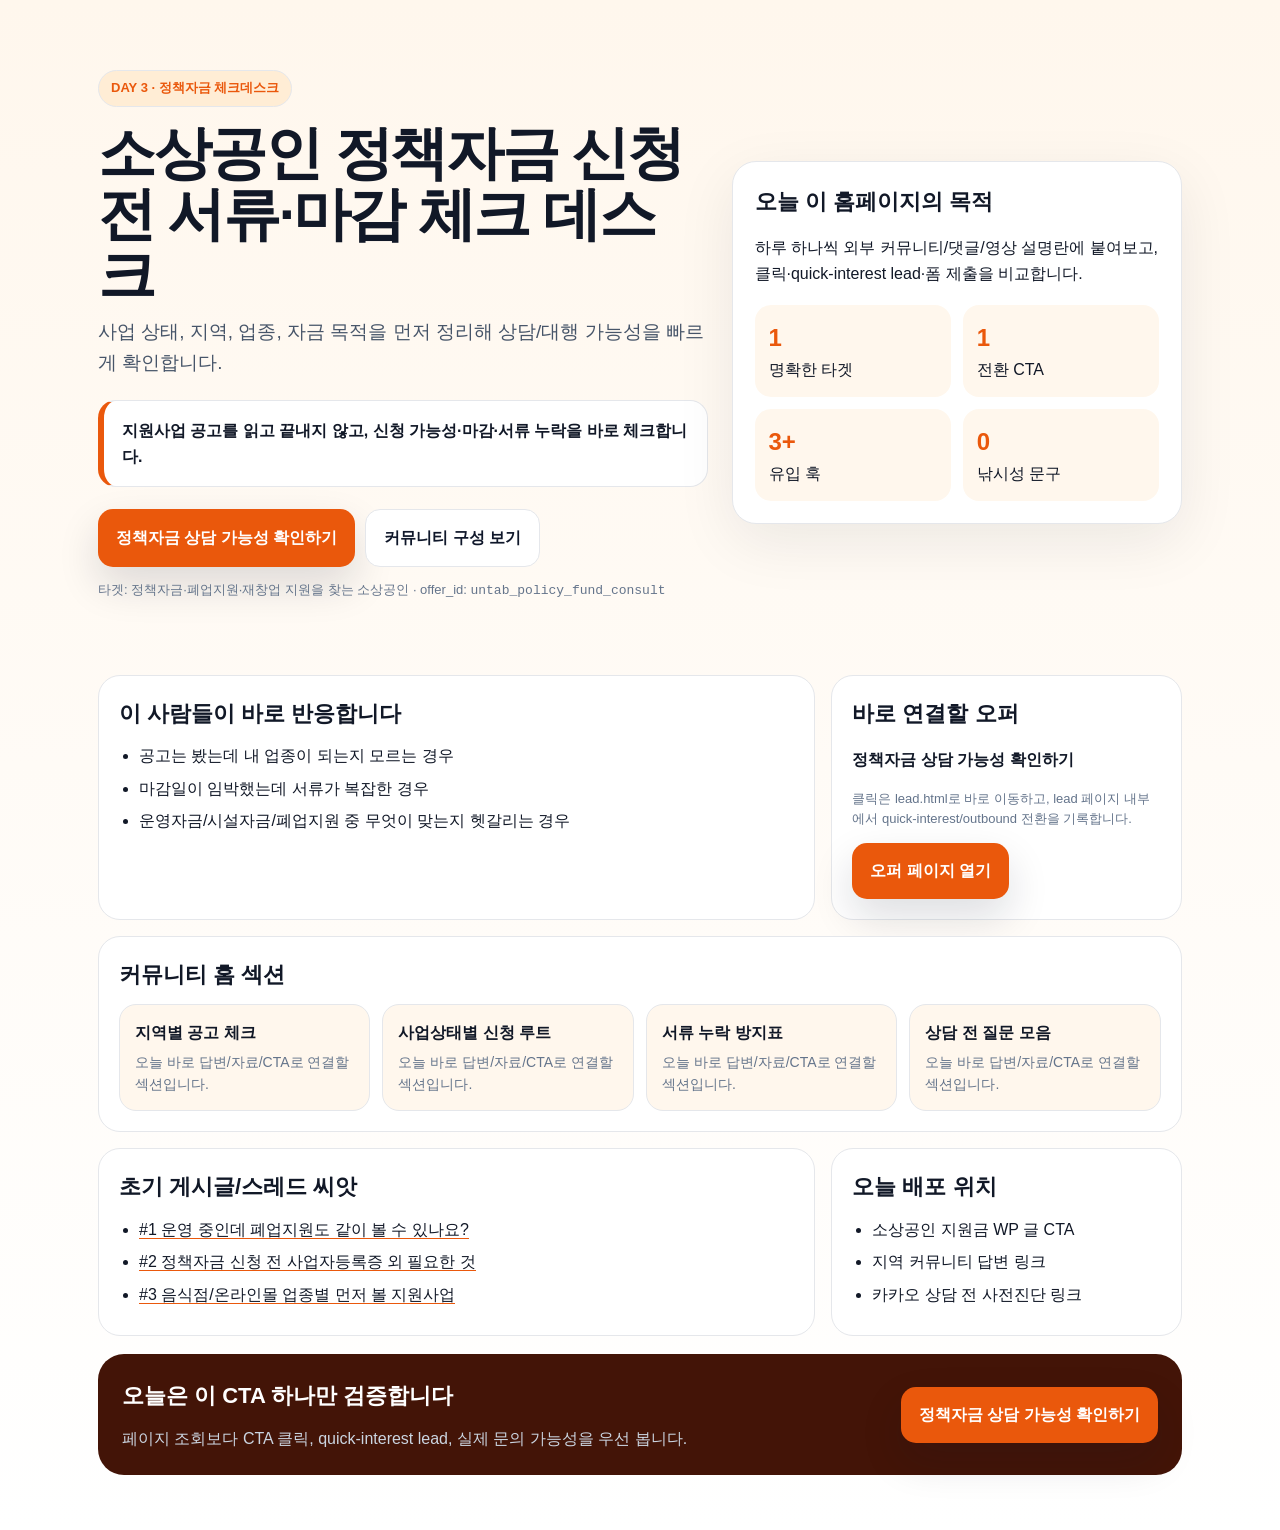
<file: communities/small-business-policy-fund-desk.html>
<!doctype html>
<html lang="ko">
<head>
<meta charset="utf-8" />
<meta name="viewport" content="width=device-width, initial-scale=1" />
<title>소상공인 정책자금 신청 전 서류·마감 체크 데스크</title>
<meta name="description" content="사업 상태, 지역, 업종, 자금 목적을 먼저 정리해 상담/대행 가능성을 빠르게 확인합니다." />
<style>
:root{--bg:#ffedd5;--accent:#ea580c;--dark:#431407;--pale:#fff7ed;--text:#111827;--muted:#64748b;--line:#e5e7eb}
*{box-sizing:border-box} body{margin:0;font-family:-apple-system,BlinkMacSystemFont,'Segoe UI',sans-serif;background:linear-gradient(180deg,var(--pale),#fff);color:var(--text);line-height:1.6}
a{color:inherit} .wrap{max-width:1120px;margin:0 auto;padding:28px 18px 56px} .hero{display:grid;grid-template-columns:1.15fr .85fr;gap:24px;align-items:center;padding:42px 0}
.badge{display:inline-flex;background:var(--bg);color:var(--accent);border:1px solid #e5e7eb;border-radius:999px;padding:7px 12px;font-size:13px;font-weight:900}
h1{font-size:clamp(32px,5vw,58px);line-height:1.05;margin:16px 0 12px;letter-spacing:-.04em} .sub{font-size:19px;color:#475569;margin:0 0 22px} .promise{background:#fff;border:1px solid var(--line);border-left:6px solid var(--accent);border-radius:18px;padding:17px 18px;font-weight:800}
.actions{display:flex;gap:10px;flex-wrap:wrap;margin-top:22px} .btn{display:inline-flex;align-items:center;justify-content:center;text-decoration:none;border-radius:15px;padding:15px 18px;font-weight:950} .primary{background:var(--accent);color:#fff;box-shadow:0 18px 42px rgba(15,23,42,.14)} .secondary{background:#fff;border:1px solid var(--line);color:#0f172a}
.panel{background:#fff;border:1px solid var(--line);border-radius:24px;padding:22px;box-shadow:0 18px 60px rgba(15,23,42,.08)} .metric{display:grid;grid-template-columns:1fr 1fr;gap:12px;margin-top:18px} .metric div{background:var(--pale);border-radius:16px;padding:14px} .metric strong{display:block;font-size:24px;color:var(--accent)}
.grid{display:grid;grid-template-columns:repeat(12,1fr);gap:16px;margin-top:18px} .card{grid-column:span 4;background:#fff;border:1px solid var(--line);border-radius:22px;padding:20px} .wide{grid-column:span 8} .full{grid-column:1/-1} h2{margin:0 0 12px;font-size:22px} ul{padding-left:20px;margin:8px 0} li{margin:7px 0} .sections{display:grid;grid-template-columns:repeat(4,1fr);gap:12px} .sections article{background:var(--pale);border:1px solid var(--line);border-radius:17px;padding:15px} .sections span{display:block;color:#64748b;font-size:14px;margin-top:5px}
.posts a{text-decoration:none;border-bottom:1px solid var(--accent)} .footerCta{display:flex;align-items:center;justify-content:space-between;gap:16px;background:var(--dark);color:white;border-radius:26px;padding:24px;margin-top:18px} .footerCta p{color:#cbd5e1;margin:4px 0 0} .mini{font-size:13px;color:#64748b} @media(max-width:820px){.hero{grid-template-columns:1fr;padding:24px 0}.grid{display:block}.card{margin:14px 0}.sections{grid-template-columns:1fr}.footerCta{display:block}.actions .btn{width:100%}}
</style>
</head>
<body>
<main class="wrap">
  <section class="hero">
    <div>
      <span class="badge">DAY 3 · 정책자금 체크데스크</span>
      <h1>소상공인 정책자금 신청 전 서류·마감 체크 데스크</h1>
      <p class="sub">사업 상태, 지역, 업종, 자금 목적을 먼저 정리해 상담/대행 가능성을 빠르게 확인합니다.</p>
      <div class="promise">지원사업 공고를 읽고 끝내지 않고, 신청 가능성·마감·서류 누락을 바로 체크합니다.</div>
      <div class="actions">
        <a class="btn primary" href="../lead.html?site=untab&intent=policy_fund&offer_id=untab_policy_fund_consult&content_id=community-small-business-policy-fund-desk&utm_source=community_homepage&utm_medium=hero_primary&utm_campaign=community_homepage_daily">정책자금 상담 가능성 확인하기</a>
        <a class="btn secondary" href="#community">커뮤니티 구성 보기</a>
      </div>
      <p class="mini">타겟: 정책자금·폐업지원·재창업 지원을 찾는 소상공인 · offer_id: <code>untab_policy_fund_consult</code></p>
    </div>
    <aside class="panel">
      <h2>오늘 이 홈페이지의 목적</h2>
      <p>하루 하나씩 외부 커뮤니티/댓글/영상 설명란에 붙여보고, 클릭·quick-interest lead·폼 제출을 비교합니다.</p>
      <div class="metric">
        <div><strong>1</strong>명확한 타겟</div><div><strong>1</strong>전환 CTA</div><div><strong>3+</strong>유입 훅</div><div><strong>0</strong>낚시성 문구</div>
      </div>
    </aside>
  </section>
  <section class="grid" id="community">
    <div class="card wide"><h2>이 사람들이 바로 반응합니다</h2><ul><li>공고는 봤는데 내 업종이 되는지 모르는 경우</li><li>마감일이 임박했는데 서류가 복잡한 경우</li><li>운영자금/시설자금/폐업지원 중 무엇이 맞는지 헷갈리는 경우</li></ul></div>
    <div class="card"><h2>바로 연결할 오퍼</h2><p><b>정책자금 상담 가능성 확인하기</b></p><p class="mini">클릭은 lead.html로 바로 이동하고, lead 페이지 내부에서 quick-interest/outbound 전환을 기록합니다.</p><a class="btn primary" href="../lead.html?site=untab&intent=policy_fund&offer_id=untab_policy_fund_consult&content_id=community-small-business-policy-fund-desk&utm_source=community_homepage&utm_medium=offer_card&utm_campaign=community_homepage_daily">오퍼 페이지 열기</a></div>
    <div class="card full"><h2>커뮤니티 홈 섹션</h2><div class="sections"><article><b>지역별 공고 체크</b><span>오늘 바로 답변/자료/CTA로 연결할 섹션입니다.</span></article><article><b>사업상태별 신청 루트</b><span>오늘 바로 답변/자료/CTA로 연결할 섹션입니다.</span></article><article><b>서류 누락 방지표</b><span>오늘 바로 답변/자료/CTA로 연결할 섹션입니다.</span></article><article><b>상담 전 질문 모음</b><span>오늘 바로 답변/자료/CTA로 연결할 섹션입니다.</span></article></div></div>
    <div class="card wide posts"><h2>초기 게시글/스레드 씨앗</h2><ul><li><a href='../lead.html?site=untab&intent=policy_fund&offer_id=untab_policy_fund_consult&content_id=community-small-business-policy-fund-desk&utm_source=community_homepage&utm_medium=seed_post&utm_campaign=community_homepage_daily'>#1 운영 중인데 폐업지원도 같이 볼 수 있나요?</a></li><li><a href='../lead.html?site=untab&intent=policy_fund&offer_id=untab_policy_fund_consult&content_id=community-small-business-policy-fund-desk&utm_source=community_homepage&utm_medium=seed_post&utm_campaign=community_homepage_daily'>#2 정책자금 신청 전 사업자등록증 외 필요한 것</a></li><li><a href='../lead.html?site=untab&intent=policy_fund&offer_id=untab_policy_fund_consult&content_id=community-small-business-policy-fund-desk&utm_source=community_homepage&utm_medium=seed_post&utm_campaign=community_homepage_daily'>#3 음식점/온라인몰 업종별 먼저 볼 지원사업</a></li></ul></div>
    <div class="card"><h2>오늘 배포 위치</h2><ul><li>소상공인 지원금 WP 글 CTA</li><li>지역 커뮤니티 답변 링크</li><li>카카오 상담 전 사전진단 링크</li></ul></div>
  </section>
  <section class="footerCta">
    <div><h2>오늘은 이 CTA 하나만 검증합니다</h2><p>페이지 조회보다 CTA 클릭, quick-interest lead, 실제 문의 가능성을 우선 봅니다.</p></div>
    <a class="btn primary" href="../lead.html?site=untab&intent=policy_fund&offer_id=untab_policy_fund_consult&content_id=community-small-business-policy-fund-desk&utm_source=community_homepage&utm_medium=footer_primary&utm_campaign=community_homepage_daily">정책자금 상담 가능성 확인하기</a>
  </section>
</main>
</body>
</html>
</file>
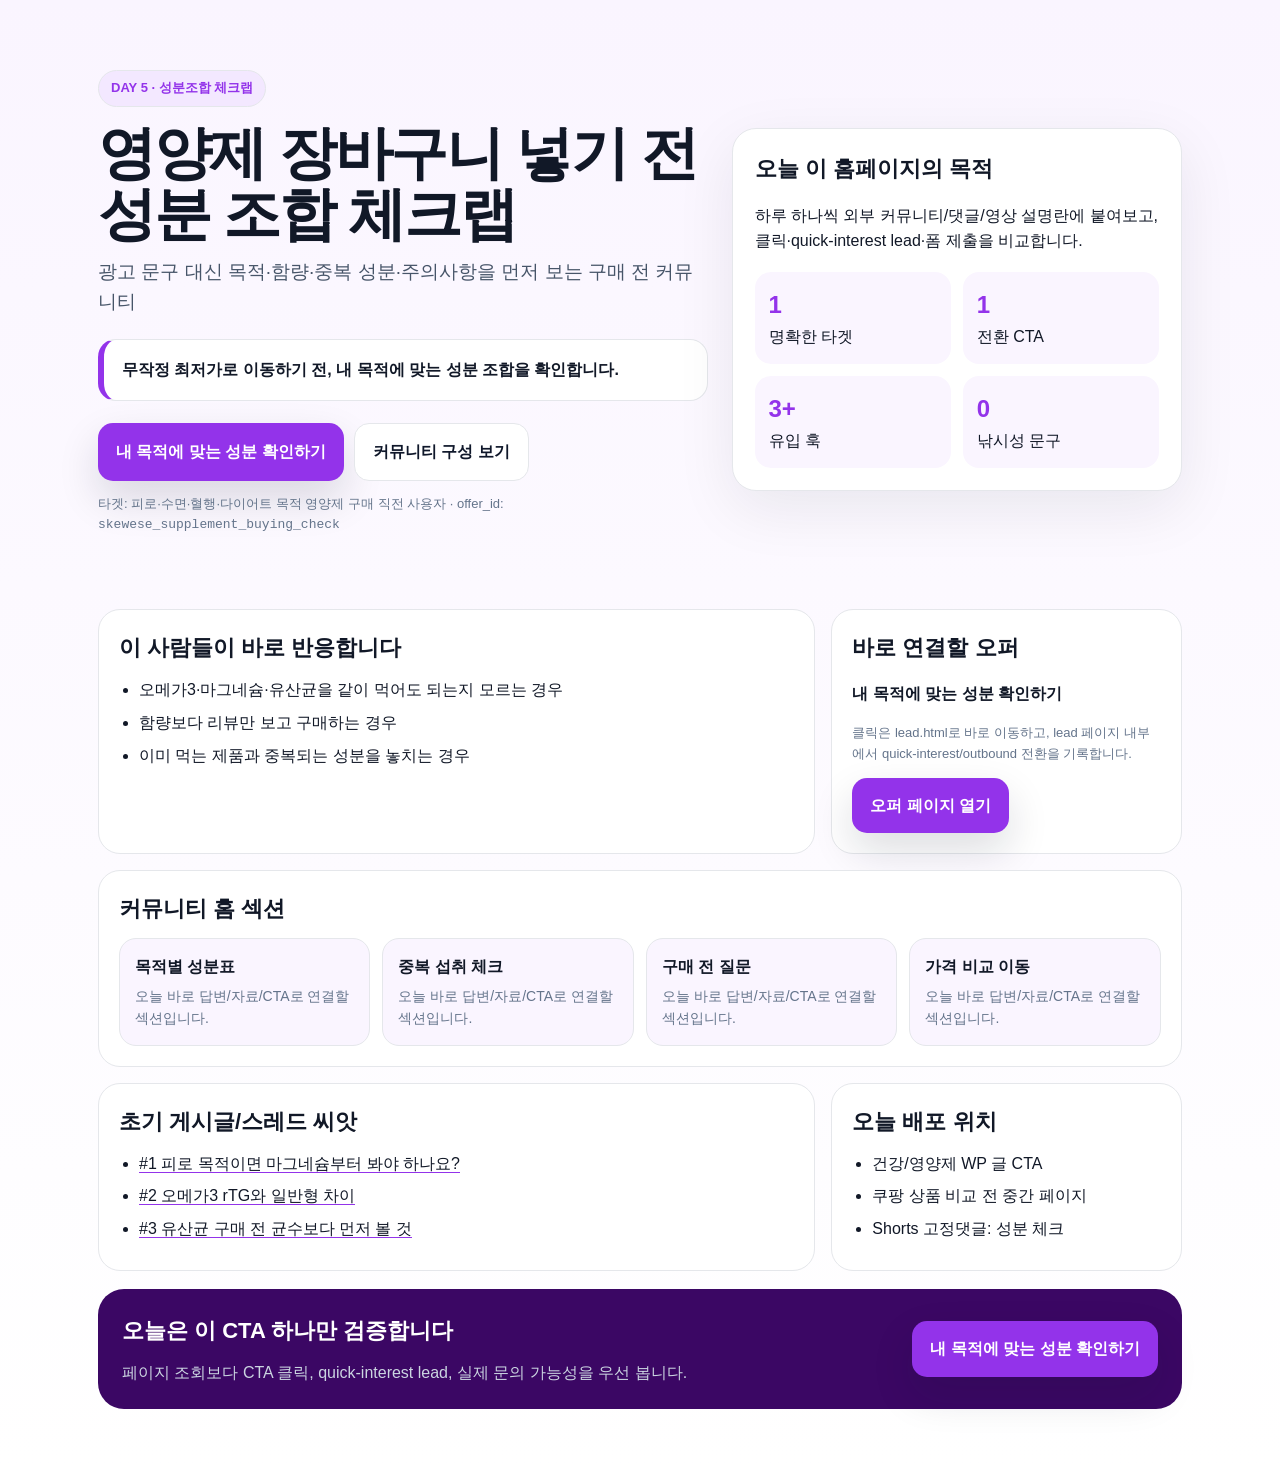
<file: communities/supplement-stack-lab.html>
<!doctype html>
<html lang="ko">
<head>
<meta charset="utf-8" />
<meta name="viewport" content="width=device-width, initial-scale=1" />
<title>영양제 장바구니 넣기 전 성분 조합 체크랩</title>
<meta name="description" content="광고 문구 대신 목적·함량·중복 성분·주의사항을 먼저 보는 구매 전 커뮤니티" />
<style>
:root{--bg:#f3e8ff;--accent:#9333ea;--dark:#3b0764;--pale:#faf5ff;--text:#111827;--muted:#64748b;--line:#e5e7eb}
*{box-sizing:border-box} body{margin:0;font-family:-apple-system,BlinkMacSystemFont,'Segoe UI',sans-serif;background:linear-gradient(180deg,var(--pale),#fff);color:var(--text);line-height:1.6}
a{color:inherit} .wrap{max-width:1120px;margin:0 auto;padding:28px 18px 56px} .hero{display:grid;grid-template-columns:1.15fr .85fr;gap:24px;align-items:center;padding:42px 0}
.badge{display:inline-flex;background:var(--bg);color:var(--accent);border:1px solid #e5e7eb;border-radius:999px;padding:7px 12px;font-size:13px;font-weight:900}
h1{font-size:clamp(32px,5vw,58px);line-height:1.05;margin:16px 0 12px;letter-spacing:-.04em} .sub{font-size:19px;color:#475569;margin:0 0 22px} .promise{background:#fff;border:1px solid var(--line);border-left:6px solid var(--accent);border-radius:18px;padding:17px 18px;font-weight:800}
.actions{display:flex;gap:10px;flex-wrap:wrap;margin-top:22px} .btn{display:inline-flex;align-items:center;justify-content:center;text-decoration:none;border-radius:15px;padding:15px 18px;font-weight:950} .primary{background:var(--accent);color:#fff;box-shadow:0 18px 42px rgba(15,23,42,.14)} .secondary{background:#fff;border:1px solid var(--line);color:#0f172a}
.panel{background:#fff;border:1px solid var(--line);border-radius:24px;padding:22px;box-shadow:0 18px 60px rgba(15,23,42,.08)} .metric{display:grid;grid-template-columns:1fr 1fr;gap:12px;margin-top:18px} .metric div{background:var(--pale);border-radius:16px;padding:14px} .metric strong{display:block;font-size:24px;color:var(--accent)}
.grid{display:grid;grid-template-columns:repeat(12,1fr);gap:16px;margin-top:18px} .card{grid-column:span 4;background:#fff;border:1px solid var(--line);border-radius:22px;padding:20px} .wide{grid-column:span 8} .full{grid-column:1/-1} h2{margin:0 0 12px;font-size:22px} ul{padding-left:20px;margin:8px 0} li{margin:7px 0} .sections{display:grid;grid-template-columns:repeat(4,1fr);gap:12px} .sections article{background:var(--pale);border:1px solid var(--line);border-radius:17px;padding:15px} .sections span{display:block;color:#64748b;font-size:14px;margin-top:5px}
.posts a{text-decoration:none;border-bottom:1px solid var(--accent)} .footerCta{display:flex;align-items:center;justify-content:space-between;gap:16px;background:var(--dark);color:white;border-radius:26px;padding:24px;margin-top:18px} .footerCta p{color:#cbd5e1;margin:4px 0 0} .mini{font-size:13px;color:#64748b} @media(max-width:820px){.hero{grid-template-columns:1fr;padding:24px 0}.grid{display:block}.card{margin:14px 0}.sections{grid-template-columns:1fr}.footerCta{display:block}.actions .btn{width:100%}}
</style>
</head>
<body>
<main class="wrap">
  <section class="hero">
    <div>
      <span class="badge">DAY 5 · 성분조합 체크랩</span>
      <h1>영양제 장바구니 넣기 전 성분 조합 체크랩</h1>
      <p class="sub">광고 문구 대신 목적·함량·중복 성분·주의사항을 먼저 보는 구매 전 커뮤니티</p>
      <div class="promise">무작정 최저가로 이동하기 전, 내 목적에 맞는 성분 조합을 확인합니다.</div>
      <div class="actions">
        <a class="btn primary" href="../lead.html?site=skewese&intent=supplement_buying&offer_id=skewese_supplement_buying_check&content_id=community-supplement-stack-lab&utm_source=community_homepage&utm_medium=hero_primary&utm_campaign=community_homepage_daily">내 목적에 맞는 성분 확인하기</a>
        <a class="btn secondary" href="#community">커뮤니티 구성 보기</a>
      </div>
      <p class="mini">타겟: 피로·수면·혈행·다이어트 목적 영양제 구매 직전 사용자 · offer_id: <code>skewese_supplement_buying_check</code></p>
    </div>
    <aside class="panel">
      <h2>오늘 이 홈페이지의 목적</h2>
      <p>하루 하나씩 외부 커뮤니티/댓글/영상 설명란에 붙여보고, 클릭·quick-interest lead·폼 제출을 비교합니다.</p>
      <div class="metric">
        <div><strong>1</strong>명확한 타겟</div><div><strong>1</strong>전환 CTA</div><div><strong>3+</strong>유입 훅</div><div><strong>0</strong>낚시성 문구</div>
      </div>
    </aside>
  </section>
  <section class="grid" id="community">
    <div class="card wide"><h2>이 사람들이 바로 반응합니다</h2><ul><li>오메가3·마그네슘·유산균을 같이 먹어도 되는지 모르는 경우</li><li>함량보다 리뷰만 보고 구매하는 경우</li><li>이미 먹는 제품과 중복되는 성분을 놓치는 경우</li></ul></div>
    <div class="card"><h2>바로 연결할 오퍼</h2><p><b>내 목적에 맞는 성분 확인하기</b></p><p class="mini">클릭은 lead.html로 바로 이동하고, lead 페이지 내부에서 quick-interest/outbound 전환을 기록합니다.</p><a class="btn primary" href="../lead.html?site=skewese&intent=supplement_buying&offer_id=skewese_supplement_buying_check&content_id=community-supplement-stack-lab&utm_source=community_homepage&utm_medium=offer_card&utm_campaign=community_homepage_daily">오퍼 페이지 열기</a></div>
    <div class="card full"><h2>커뮤니티 홈 섹션</h2><div class="sections"><article><b>목적별 성분표</b><span>오늘 바로 답변/자료/CTA로 연결할 섹션입니다.</span></article><article><b>중복 섭취 체크</b><span>오늘 바로 답변/자료/CTA로 연결할 섹션입니다.</span></article><article><b>구매 전 질문</b><span>오늘 바로 답변/자료/CTA로 연결할 섹션입니다.</span></article><article><b>가격 비교 이동</b><span>오늘 바로 답변/자료/CTA로 연결할 섹션입니다.</span></article></div></div>
    <div class="card wide posts"><h2>초기 게시글/스레드 씨앗</h2><ul><li><a href='../lead.html?site=skewese&intent=supplement_buying&offer_id=skewese_supplement_buying_check&content_id=community-supplement-stack-lab&utm_source=community_homepage&utm_medium=seed_post&utm_campaign=community_homepage_daily'>#1 피로 목적이면 마그네슘부터 봐야 하나요?</a></li><li><a href='../lead.html?site=skewese&intent=supplement_buying&offer_id=skewese_supplement_buying_check&content_id=community-supplement-stack-lab&utm_source=community_homepage&utm_medium=seed_post&utm_campaign=community_homepage_daily'>#2 오메가3 rTG와 일반형 차이</a></li><li><a href='../lead.html?site=skewese&intent=supplement_buying&offer_id=skewese_supplement_buying_check&content_id=community-supplement-stack-lab&utm_source=community_homepage&utm_medium=seed_post&utm_campaign=community_homepage_daily'>#3 유산균 구매 전 균수보다 먼저 볼 것</a></li></ul></div>
    <div class="card"><h2>오늘 배포 위치</h2><ul><li>건강/영양제 WP 글 CTA</li><li>쿠팡 상품 비교 전 중간 페이지</li><li>Shorts 고정댓글: 성분 체크</li></ul></div>
  </section>
  <section class="footerCta">
    <div><h2>오늘은 이 CTA 하나만 검증합니다</h2><p>페이지 조회보다 CTA 클릭, quick-interest lead, 실제 문의 가능성을 우선 봅니다.</p></div>
    <a class="btn primary" href="../lead.html?site=skewese&intent=supplement_buying&offer_id=skewese_supplement_buying_check&content_id=community-supplement-stack-lab&utm_source=community_homepage&utm_medium=footer_primary&utm_campaign=community_homepage_daily">내 목적에 맞는 성분 확인하기</a>
  </section>
</main>
</body>
</html>
</file>
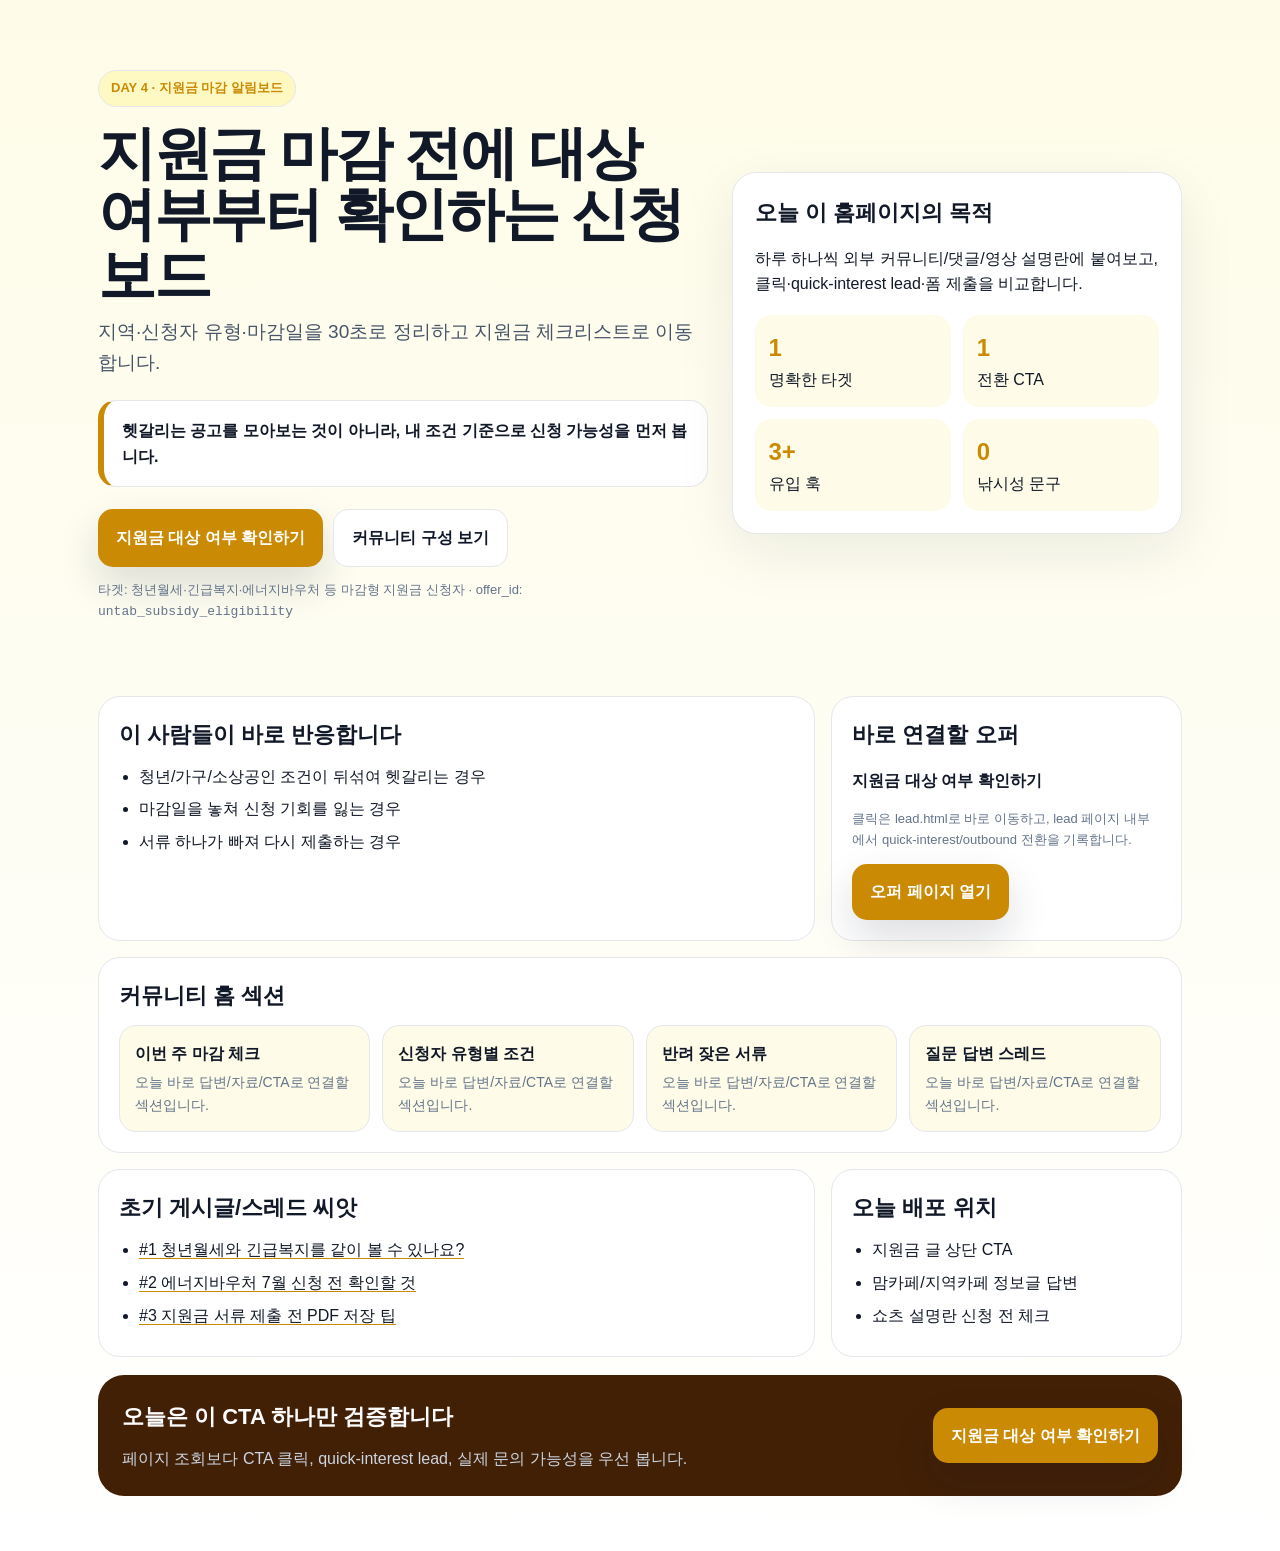
<file: communities/youth-subsidy-deadline-board.html>
<!doctype html>
<html lang="ko">
<head>
<meta charset="utf-8" />
<meta name="viewport" content="width=device-width, initial-scale=1" />
<title>지원금 마감 전에 대상 여부부터 확인하는 신청 보드</title>
<meta name="description" content="지역·신청자 유형·마감일을 30초로 정리하고 지원금 체크리스트로 이동합니다." />
<style>
:root{--bg:#fef9c3;--accent:#ca8a04;--dark:#422006;--pale:#fefce8;--text:#111827;--muted:#64748b;--line:#e5e7eb}
*{box-sizing:border-box} body{margin:0;font-family:-apple-system,BlinkMacSystemFont,'Segoe UI',sans-serif;background:linear-gradient(180deg,var(--pale),#fff);color:var(--text);line-height:1.6}
a{color:inherit} .wrap{max-width:1120px;margin:0 auto;padding:28px 18px 56px} .hero{display:grid;grid-template-columns:1.15fr .85fr;gap:24px;align-items:center;padding:42px 0}
.badge{display:inline-flex;background:var(--bg);color:var(--accent);border:1px solid #e5e7eb;border-radius:999px;padding:7px 12px;font-size:13px;font-weight:900}
h1{font-size:clamp(32px,5vw,58px);line-height:1.05;margin:16px 0 12px;letter-spacing:-.04em} .sub{font-size:19px;color:#475569;margin:0 0 22px} .promise{background:#fff;border:1px solid var(--line);border-left:6px solid var(--accent);border-radius:18px;padding:17px 18px;font-weight:800}
.actions{display:flex;gap:10px;flex-wrap:wrap;margin-top:22px} .btn{display:inline-flex;align-items:center;justify-content:center;text-decoration:none;border-radius:15px;padding:15px 18px;font-weight:950} .primary{background:var(--accent);color:#fff;box-shadow:0 18px 42px rgba(15,23,42,.14)} .secondary{background:#fff;border:1px solid var(--line);color:#0f172a}
.panel{background:#fff;border:1px solid var(--line);border-radius:24px;padding:22px;box-shadow:0 18px 60px rgba(15,23,42,.08)} .metric{display:grid;grid-template-columns:1fr 1fr;gap:12px;margin-top:18px} .metric div{background:var(--pale);border-radius:16px;padding:14px} .metric strong{display:block;font-size:24px;color:var(--accent)}
.grid{display:grid;grid-template-columns:repeat(12,1fr);gap:16px;margin-top:18px} .card{grid-column:span 4;background:#fff;border:1px solid var(--line);border-radius:22px;padding:20px} .wide{grid-column:span 8} .full{grid-column:1/-1} h2{margin:0 0 12px;font-size:22px} ul{padding-left:20px;margin:8px 0} li{margin:7px 0} .sections{display:grid;grid-template-columns:repeat(4,1fr);gap:12px} .sections article{background:var(--pale);border:1px solid var(--line);border-radius:17px;padding:15px} .sections span{display:block;color:#64748b;font-size:14px;margin-top:5px}
.posts a{text-decoration:none;border-bottom:1px solid var(--accent)} .footerCta{display:flex;align-items:center;justify-content:space-between;gap:16px;background:var(--dark);color:white;border-radius:26px;padding:24px;margin-top:18px} .footerCta p{color:#cbd5e1;margin:4px 0 0} .mini{font-size:13px;color:#64748b} @media(max-width:820px){.hero{grid-template-columns:1fr;padding:24px 0}.grid{display:block}.card{margin:14px 0}.sections{grid-template-columns:1fr}.footerCta{display:block}.actions .btn{width:100%}}
</style>
</head>
<body>
<main class="wrap">
  <section class="hero">
    <div>
      <span class="badge">DAY 4 · 지원금 마감 알림보드</span>
      <h1>지원금 마감 전에 대상 여부부터 확인하는 신청 보드</h1>
      <p class="sub">지역·신청자 유형·마감일을 30초로 정리하고 지원금 체크리스트로 이동합니다.</p>
      <div class="promise">헷갈리는 공고를 모아보는 것이 아니라, 내 조건 기준으로 신청 가능성을 먼저 봅니다.</div>
      <div class="actions">
        <a class="btn primary" href="../lead.html?site=untab&intent=subsidy_eligibility&offer_id=untab_subsidy_eligibility&content_id=community-youth-subsidy-deadline-board&utm_source=community_homepage&utm_medium=hero_primary&utm_campaign=community_homepage_daily">지원금 대상 여부 확인하기</a>
        <a class="btn secondary" href="#community">커뮤니티 구성 보기</a>
      </div>
      <p class="mini">타겟: 청년월세·긴급복지·에너지바우처 등 마감형 지원금 신청자 · offer_id: <code>untab_subsidy_eligibility</code></p>
    </div>
    <aside class="panel">
      <h2>오늘 이 홈페이지의 목적</h2>
      <p>하루 하나씩 외부 커뮤니티/댓글/영상 설명란에 붙여보고, 클릭·quick-interest lead·폼 제출을 비교합니다.</p>
      <div class="metric">
        <div><strong>1</strong>명확한 타겟</div><div><strong>1</strong>전환 CTA</div><div><strong>3+</strong>유입 훅</div><div><strong>0</strong>낚시성 문구</div>
      </div>
    </aside>
  </section>
  <section class="grid" id="community">
    <div class="card wide"><h2>이 사람들이 바로 반응합니다</h2><ul><li>청년/가구/소상공인 조건이 뒤섞여 헷갈리는 경우</li><li>마감일을 놓쳐 신청 기회를 잃는 경우</li><li>서류 하나가 빠져 다시 제출하는 경우</li></ul></div>
    <div class="card"><h2>바로 연결할 오퍼</h2><p><b>지원금 대상 여부 확인하기</b></p><p class="mini">클릭은 lead.html로 바로 이동하고, lead 페이지 내부에서 quick-interest/outbound 전환을 기록합니다.</p><a class="btn primary" href="../lead.html?site=untab&intent=subsidy_eligibility&offer_id=untab_subsidy_eligibility&content_id=community-youth-subsidy-deadline-board&utm_source=community_homepage&utm_medium=offer_card&utm_campaign=community_homepage_daily">오퍼 페이지 열기</a></div>
    <div class="card full"><h2>커뮤니티 홈 섹션</h2><div class="sections"><article><b>이번 주 마감 체크</b><span>오늘 바로 답변/자료/CTA로 연결할 섹션입니다.</span></article><article><b>신청자 유형별 조건</b><span>오늘 바로 답변/자료/CTA로 연결할 섹션입니다.</span></article><article><b>반려 잦은 서류</b><span>오늘 바로 답변/자료/CTA로 연결할 섹션입니다.</span></article><article><b>질문 답변 스레드</b><span>오늘 바로 답변/자료/CTA로 연결할 섹션입니다.</span></article></div></div>
    <div class="card wide posts"><h2>초기 게시글/스레드 씨앗</h2><ul><li><a href='../lead.html?site=untab&intent=subsidy_eligibility&offer_id=untab_subsidy_eligibility&content_id=community-youth-subsidy-deadline-board&utm_source=community_homepage&utm_medium=seed_post&utm_campaign=community_homepage_daily'>#1 청년월세와 긴급복지를 같이 볼 수 있나요?</a></li><li><a href='../lead.html?site=untab&intent=subsidy_eligibility&offer_id=untab_subsidy_eligibility&content_id=community-youth-subsidy-deadline-board&utm_source=community_homepage&utm_medium=seed_post&utm_campaign=community_homepage_daily'>#2 에너지바우처 7월 신청 전 확인할 것</a></li><li><a href='../lead.html?site=untab&intent=subsidy_eligibility&offer_id=untab_subsidy_eligibility&content_id=community-youth-subsidy-deadline-board&utm_source=community_homepage&utm_medium=seed_post&utm_campaign=community_homepage_daily'>#3 지원금 서류 제출 전 PDF 저장 팁</a></li></ul></div>
    <div class="card"><h2>오늘 배포 위치</h2><ul><li>지원금 글 상단 CTA</li><li>맘카페/지역카페 정보글 답변</li><li>쇼츠 설명란 신청 전 체크</li></ul></div>
  </section>
  <section class="footerCta">
    <div><h2>오늘은 이 CTA 하나만 검증합니다</h2><p>페이지 조회보다 CTA 클릭, quick-interest lead, 실제 문의 가능성을 우선 봅니다.</p></div>
    <a class="btn primary" href="../lead.html?site=untab&intent=subsidy_eligibility&offer_id=untab_subsidy_eligibility&content_id=community-youth-subsidy-deadline-board&utm_source=community_homepage&utm_medium=footer_primary&utm_campaign=community_homepage_daily">지원금 대상 여부 확인하기</a>
  </section>
</main>
</body>
</html>
</file>
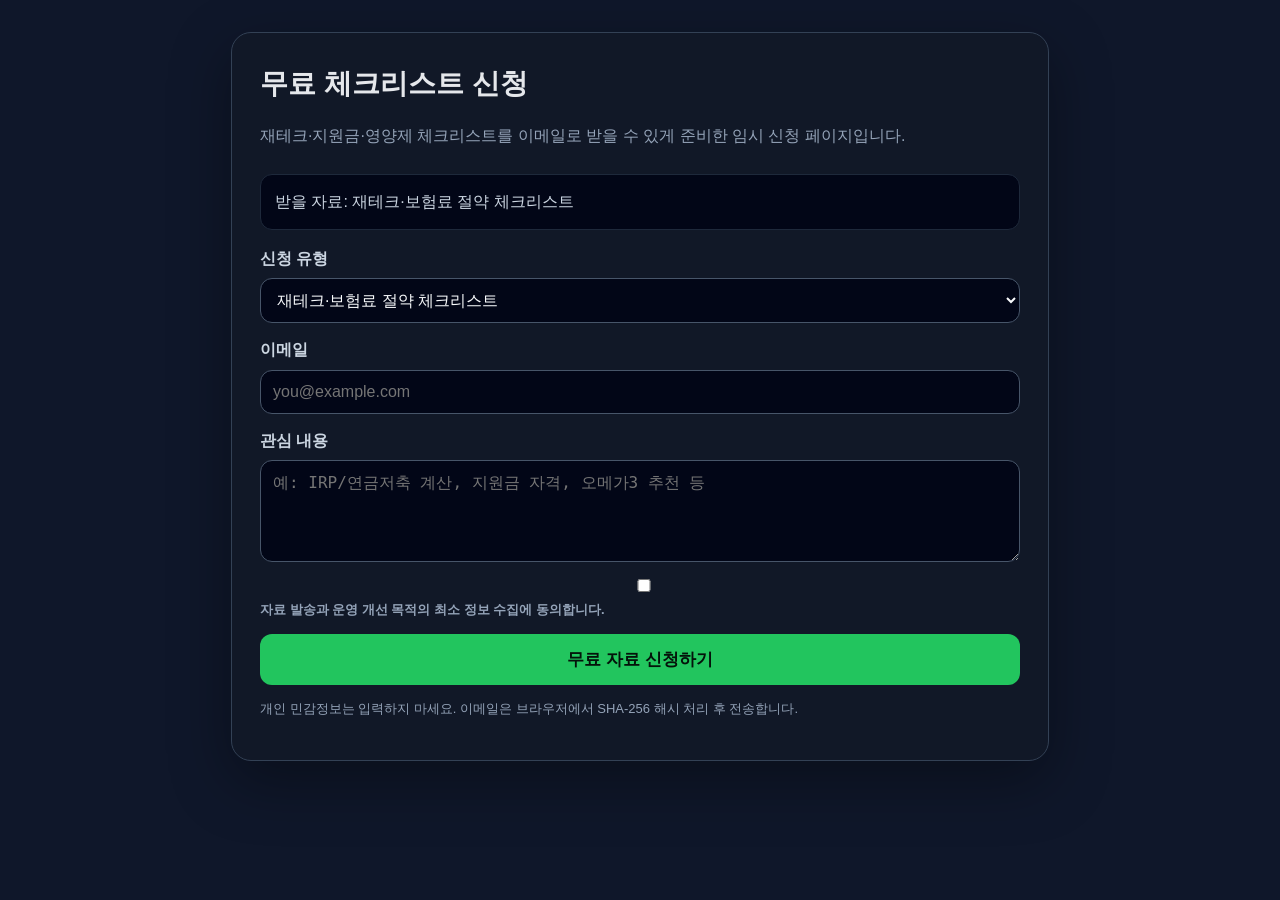
<file: lead_capture/lead.html>
<!doctype html>
<html lang="ko">
<head>
  <meta charset="utf-8" />
  <meta name="viewport" content="width=device-width,initial-scale=1" />
  <title>무료 체크리스트 신청 | Hermes Revenue Ops</title>
  <style>
    body{font-family:-apple-system,BlinkMacSystemFont,"Segoe UI",sans-serif;background:#0f172a;color:#e5e7eb;margin:0;padding:32px;line-height:1.65}
    .wrap{max-width:760px;margin:0 auto;background:#111827;border:1px solid #334155;border-radius:20px;padding:28px;box-shadow:0 20px 60px rgba(0,0,0,.35)}
    h1{margin:0 0 8px;font-size:28px}.sub{color:#94a3b8;margin-bottom:24px}.grid{display:grid;gap:14px}
    label{font-weight:700;color:#cbd5e1}.field{display:grid;gap:6px}input,select,textarea{width:100%;box-sizing:border-box;border-radius:12px;border:1px solid #475569;background:#020617;color:#f8fafc;padding:12px;font-size:16px}
    button{border:0;border-radius:12px;background:#22c55e;color:#04130a;font-weight:900;padding:14px 18px;font-size:17px;cursor:pointer}.small{font-size:13px;color:#94a3b8}.ok{display:none;background:#052e16;border:1px solid #16a34a;color:#bbf7d0;padding:12px;border-radius:12px;margin-top:16px}.err{display:none;background:#450a0a;border:1px solid #ef4444;color:#fecaca;padding:12px;border-radius:12px;margin-top:16px}
    .asset{background:#020617;border:1px solid #1e293b;border-radius:12px;padding:14px;margin:16px 0;color:#cbd5e1}
  </style>
</head>
<body>
  <main class="wrap">
    <h1>무료 체크리스트 신청</h1>
    <p class="sub">재테크·지원금·영양제 체크리스트를 이메일로 받을 수 있게 준비한 임시 신청 페이지입니다.</p>
    <div class="asset" id="assetBox">신청 유형을 선택하면 받을 자료가 표시됩니다.</div>
    <form id="leadForm" class="grid">
      <div class="field"><label>신청 유형</label><select name="site" id="site">
        <option value="unpre">재테크·보험료 절약 체크리스트</option>
        <option value="untab">지원금 신청 자가진단 체크리스트</option>
        <option value="skewese">영양제 조합 가이드</option>
      </select></div>
      <div class="field"><label>이메일</label><input name="email" type="email" placeholder="you@example.com" required /></div>
      <div class="field"><label>관심 내용</label><textarea name="note" rows="4" placeholder="예: IRP/연금저축 계산, 지원금 자격, 오메가3 추천 등"></textarea></div>
      <label class="small"><input type="checkbox" required /> 자료 발송과 운영 개선 목적의 최소 정보 수집에 동의합니다.</label>
      <button type="submit">무료 자료 신청하기</button>
    </form>
    <div class="ok" id="okBox">신청 기록이 저장됐습니다. 실제 이메일 자동발송 연결 전까지는 운영자가 수동 확인합니다.</div>
    <div class="err" id="errBox">신청 저장에 실패했습니다. 잠시 후 다시 시도해 주세요.</div>
    <p class="small">개인 민감정보는 입력하지 마세요. 이메일은 브라우저에서 SHA-256 해시 처리 후 전송합니다.</p>
  </main>
<script>
const assets={unpre:'재테크·보험료 절약 체크리스트',untab:'지원금 신청 자가진단 체크리스트',skewese:'영양제 조합 가이드'};
const stable='https://araelaver.github.io/revenue-ops-dashboard/track.html';
const defaultBackend='https://cd593c06f7bb71.lhr.life';
const backendParams=new URLSearchParams(location.search);
function updateAsset(){assetBox.textContent='받을 자료: '+assets[site.value];} site.addEventListener('change',updateAsset); updateAsset();
async function sha256(s){const b=new TextEncoder().encode(s.trim().toLowerCase());const h=await crypto.subtle.digest('SHA-256',b);return Array.from(new Uint8Array(h)).map(x=>x.toString(16).padStart(2,'0')).join('');}
document.getElementById('leadForm').addEventListener('submit',async e=>{
  e.preventDefault(); okBox.style.display='none'; errBox.style.display='none';
  const fd=new FormData(e.target); const site=fd.get('site'); const email=fd.get('email'); const note=fd.get('note')||'';
  const payload={site,content_id:new URLSearchParams(location.search).get('content_id')||'lead-page',offer_id:site+'_lead_magnet',lead_type:assets[site],email_hash:await sha256(email),source:'lead_capture_page',note:String(note).slice(0,500)};
  const target='/lead';
  try{
    const url=stable+'?site='+encodeURIComponent(site)+'&slot=lead&offer_id='+encodeURIComponent(payload.offer_id)+'&content_id='+encodeURIComponent(payload.content_id)+'&target='+encodeURIComponent(target);
    const direct=(new URLSearchParams(location.search).get('backend')||'').replace(/\/$/,'');
    const endpoint=(direct||defaultBackend)? (direct||defaultBackend)+'/lead' : target;
    const res=await fetch(endpoint,{method:'POST',headers:{'content-type':'application/json'},body:JSON.stringify(payload)});
    if(!res.ok) throw new Error('bad status'); okBox.style.display='block'; e.target.reset(); updateAsset();
  }catch(err){errBox.style.display='block';}
});
</script>
</body>
</html>
</file>
<file: styles.css>
:root {
  --bg: #08111f;
  --panel: #101a2b;
  --panel-2: #13233a;
  --text: #ecf3ff;
  --muted: #90a3bd;
  --line: rgba(255,255,255,0.08);
  --accent: #6ee7ff;
  --accent-2: #8b5cf6;
  --ok: #34d399;
  --warn: #fbbf24;
  --bad: #fb7185;
  --chip: rgba(110,231,255,0.12);
  --shadow: 0 12px 40px rgba(0,0,0,0.28);
}

* { box-sizing: border-box; }
body {
  margin: 0;
  font-family: Inter, ui-sans-serif, system-ui, -apple-system, BlinkMacSystemFont, "Segoe UI", sans-serif;
  background: linear-gradient(180deg, #07101d 0%, #0b1628 100%);
  color: var(--text);
  min-height: 100vh;
}

.shell {
  max-width: 1440px;
  margin: 0 auto;
  padding: 24px 20px 60px;
}

/* ─── HERO ─── */
.hero {
  display: flex;
  justify-content: space-between;
  gap: 20px;
  align-items: flex-start;
  margin-bottom: 16px;
}
.eyebrow {
  color: var(--accent);
  text-transform: uppercase;
  letter-spacing: .16em;
  font-size: 11px;
  margin: 0 0 6px;
}
h1, h2, h3, p { margin: 0; }
h1 { font-size: 32px; line-height: 1.1; margin-bottom: 6px; }
.subtitle { color: var(--muted); max-width: 780px; line-height: 1.5; font-size: 13px; }
.hero-meta {
  display: grid;
  grid-template-columns: repeat(2, minmax(140px, 1fr));
  gap: 10px;
  min-width: 300px;
}
.meta-card, .card {
  background: rgba(16,26,43,0.84);
  border: 1px solid var(--line);
  border-radius: 14px;
  box-shadow: var(--shadow);
  backdrop-filter: blur(10px);
}
.meta-card { padding: 12px 14px; }
.meta-card span { display: block; color: var(--muted); font-size: 11px; margin-bottom: 4px; }
.meta-card strong { font-size: 14px; }

/* ─── TABS ─── */
.tabs {
  display: flex;
  gap: 4px;
  margin-bottom: 18px;
  border-bottom: 1px solid var(--line);
  padding-bottom: 0;
}
.tab {
  background: none;
  border: none;
  color: var(--muted);
  font-size: 13px;
  font-weight: 500;
  padding: 10px 16px;
  cursor: pointer;
  border-bottom: 2px solid transparent;
  transition: all 0.2s;
}
.tab:hover { color: var(--text); }
.tab.active { color: var(--accent); border-bottom-color: var(--accent); }
.tab-content { display: none; }
.tab-content.active { display: grid; }

/* ─── GRID ─── */
.grid {
  display: grid;
  grid-template-columns: repeat(12, minmax(0, 1fr));
  gap: 14px;
}
.card { padding: 16px; }
.card-head {
  display: flex;
  justify-content: space-between;
  gap: 10px;
  align-items: center;
  margin-bottom: 14px;
}
.card h2 { font-size: 16px; }
.muted { color: var(--muted); font-size: 12px; }

.span-12 { grid-column: span 12; }
.span-8 { grid-column: span 8; }
.span-7 { grid-column: span 7; }
.span-6 { grid-column: span 6; }
.span-5 { grid-column: span 5; }
.span-4 { grid-column: span 4; }
.span-3 { grid-column: span 3; }

/* ─── STAT CARDS ─── */
.stat-number {
  font-size: 32px;
  font-weight: 700;
  color: var(--accent);
  line-height: 1;
}
.stat-label {
  color: var(--muted);
  font-size: 12px;
  margin-top: 6px;
}
#stat-published .stat-number { color: var(--ok); }
#stat-revised .stat-number { color: var(--warn); }

/* ─── COMMON ITEMS ─── */
.focus-item, .kpi-item, .path-item, .funnel-step, .pillar-item,
.task-item, .risk-item, .note-item, .queue-item, .channel-card {
  background: var(--panel-2);
  border: 1px solid var(--line);
  border-radius: 10px;
  padding: 12px;
}
.focus-item h3, .pillar-item h3, .task-item h3, .funnel-step h3, .queue-item h3 {
  font-size: 13px;
  margin-bottom: 6px;
}
.focus-item p, .path-item p, .risk-item p, .note-item p,
.funnel-step p, .pillar-item p, .task-item p, .queue-item p {
  color: var(--muted);
  line-height: 1.5;
  font-size: 12px;
}

.kpi-list, .stack, .task-list, .notes { display: grid; gap: 10px; }
.kpi-item {
  display: flex;
  justify-content: space-between;
  align-items: flex-start;
  gap: 12px;
}
.kpi-main strong { display: block; font-size: 22px; margin-bottom: 2px; }
.kpi-main span, .kpi-side { color: var(--muted); font-size: 11px; }

.funnel { display: grid; gap: 8px; }
.funnel-step { position: relative; }
.funnel-step:not(:last-child)::after {
  content: "↓"; position: absolute; right: 12px; bottom: -14px;
  color: var(--accent); font-weight: bold;
}

.focus-grid { display: grid; grid-template-columns: repeat(2, 1fr); gap: 10px; }
.pillars { display: grid; grid-template-columns: repeat(2, 1fr); gap: 10px; }
.pillar-tags { display: flex; flex-wrap: wrap; gap: 6px; margin-top: 8px; }

.tag {
  display: inline-flex; align-items: center;
  padding: 3px 8px; font-size: 11px; border-radius: 999px;
  background: rgba(139,92,246,0.12); border: 1px solid rgba(139,92,246,0.24); color: #cbb7ff;
}
.tag-cloud { display: flex; flex-wrap: wrap; gap: 6px; }
.tag-cloud .tag { background: var(--chip); border-color: rgba(110,231,255,0.2); color: var(--accent); }

.trend-signal-board { display: grid; gap: 8px; }
.trend-row {
  display: grid;
  grid-template-columns: minmax(0, 1fr) 56px minmax(260px, 0.75fr);
  gap: 12px;
  align-items: center;
  background: var(--panel-2);
  border: 1px solid var(--line);
  border-radius: 10px;
  padding: 10px 12px;
}
.trend-main { min-width: 0; }
.trend-main strong {
  display: block;
  font-size: 13px;
  line-height: 1.35;
  overflow: hidden;
  text-overflow: ellipsis;
  white-space: nowrap;
}
.trend-main p { color: var(--muted); font-size: 11px; line-height: 1.45; margin-top: 3px; }
.trend-score {
  color: var(--accent);
  font-size: 24px;
  font-weight: 700;
  text-align: right;
}
.trend-metrics {
  display: flex;
  flex-wrap: wrap;
  justify-content: flex-end;
  gap: 6px;
}
.trend-metrics span {
  color: var(--muted);
  border: 1px solid var(--line);
  border-radius: 999px;
  padding: 3px 7px;
  font-size: 10px;
}
.trend-metrics .ok { color: var(--ok); border-color: rgba(52,211,153,0.3); }
.trend-metrics .warn { color: var(--warn); border-color: rgba(251,191,36,0.3); }
.trend-metrics .bad { color: var(--bad); border-color: rgba(251,113,133,0.3); }

.task-item { border-left: 3px solid var(--accent); }
.task-item[data-status="done"] { border-left-color: var(--ok); }
.task-item[data-status="watch"] { border-left-color: var(--warn); }
.task-item[data-status="blocked"] { border-left-color: var(--bad); }

.risk-item strong, .path-item strong, .note-item strong { display: block; margin-bottom: 6px; font-size: 13px; }
.rules { margin: 0; padding-left: 18px; color: var(--muted); line-height: 1.7; font-size: 13px; }

.status-pill {
  display: inline-flex; align-items: center; gap: 4px;
  font-size: 10px; padding: 3px 7px; border-radius: 999px;
  border: 1px solid var(--line); margin-top: 8px;
}
.status-pill.ok { color: var(--ok); border-color: rgba(52,211,153,0.3); }
.status-pill.warn { color: var(--warn); border-color: rgba(251,191,36,0.3); }
.status-pill.bad { color: var(--bad); border-color: rgba(251,113,133,0.3); }

.badge {
  display: inline-flex; align-items: center; padding: 4px 8px; border-radius: 999px;
  background: var(--chip); color: var(--accent); border: 1px solid rgba(110,231,255,0.2); font-size: 11px;
}

/* ─── PIPELINE ─── */
.pipeline-flow {
  display: flex; gap: 8px; align-items: center; flex-wrap: wrap;
  padding: 16px 0;
}
.pipe-stage {
  display: flex; flex-direction: column; align-items: center; gap: 4px;
  background: var(--panel-2); border: 1px solid var(--line); border-radius: 10px;
  padding: 12px 16px; min-width: 100px; text-align: center;
}
.pipe-stage .count { font-size: 24px; font-weight: 700; }
.pipe-stage .label { font-size: 11px; color: var(--muted); }
.pipe-arrow { color: var(--accent); font-size: 20px; }

.bar-chart { display: grid; gap: 8px; }
.bar-row { display: flex; align-items: center; gap: 10px; font-size: 12px; }
.bar-label { width: 100px; text-align: right; color: var(--muted); flex-shrink: 0; }
.bar-track { flex: 1; height: 22px; background: var(--panel-2); border-radius: 4px; overflow: hidden; position: relative; }
.bar-fill { height: 100%; border-radius: 4px; transition: width 0.5s; display: flex; align-items: center; padding-left: 8px; font-size: 11px; font-weight: 600; }
.bar-fill.c-wp { background: linear-gradient(90deg, #3b82f6, #6366f1); }
.bar-fill.c-shorts { background: linear-gradient(90deg, #f59e0b, #ef4444); }
.bar-fill.c-longform { background: linear-gradient(90deg, #10b981, #06b6d4); }

.recent-list { display: grid; grid-template-columns: repeat(2, 1fr); gap: 8px; max-height: 400px; overflow-y: auto; }
.recent-item {
  background: var(--panel-2); border: 1px solid var(--line); border-radius: 8px;
  padding: 8px 10px; font-size: 11px; display: flex; flex-direction: column; gap: 2px;
}
.recent-item .ri-target { color: var(--accent); font-weight: 600; }
.recent-item .ri-topic { color: var(--muted); white-space: nowrap; overflow: hidden; text-overflow: ellipsis; }
.recent-item .ri-date { color: var(--muted); font-size: 10px; }

/* ─── CHANNELS ─── */
.channel-grid { display: grid; grid-template-columns: repeat(auto-fill, minmax(200px, 1fr)); gap: 12px; }
.channel-card {
  text-align: center; padding: 16px;
}
.channel-card .ch-icon { font-size: 28px; margin-bottom: 8px; }
.channel-card .ch-name { font-weight: 600; font-size: 14px; }
.channel-card .ch-theme { color: var(--muted); font-size: 11px; margin: 4px 0 8px; }
.channel-card .ch-meta { font-size: 11px; color: var(--muted); }

/* ─── KEYWORDS BANK ─── */
.bank-section { margin-bottom: 12px; }
.bank-title { font-size: 12px; color: var(--muted); margin-bottom: 6px; font-weight: 600; }
.bank-item {
  font-size: 11px; padding: 4px 8px; margin: 2px 0;
  background: var(--panel-2); border-radius: 4px; border-left: 2px solid var(--accent);
}
.bank-item.used { border-left-color: var(--muted); opacity: 0.5; }

/* ─── OFFERS ─── */
.offer-table { width: 100%; border-collapse: collapse; font-size: 12px; }
.offer-table th { text-align: left; padding: 8px; color: var(--muted); border-bottom: 1px solid var(--line); font-weight: 500; }
.offer-table td { padding: 8px; border-bottom: 1px solid var(--line); }
.offer-table .link-ok { color: var(--ok); }
.offer-table .link-todo { color: var(--bad); }

/* ─── OPS SNAPSHOT ─── */
.ops-hero-card {
  border-color: rgba(110,231,255,0.22);
  background: linear-gradient(135deg, rgba(16,26,43,0.95), rgba(19,35,58,0.86));
}
.ops-summary-grid {
  display: grid;
  grid-template-columns: repeat(6, minmax(0, 1fr));
  gap: 10px;
}
.ops-tile {
  background: rgba(8,17,31,0.62);
  border: 1px solid var(--line);
  border-radius: 12px;
  padding: 12px;
  min-height: 108px;
}
.ops-tile span { display: block; color: var(--muted); font-size: 11px; margin-bottom: 8px; }
.ops-tile strong { display: block; font-size: 22px; line-height: 1.15; color: var(--accent); margin-bottom: 8px; word-break: break-word; }
.ops-tile p { color: var(--muted); font-size: 11px; line-height: 1.45; }
.ops-tile.ok { border-color: rgba(52,211,153,0.28); }
.ops-tile.ok strong { color: var(--ok); }
.ops-tile.warn { border-color: rgba(251,191,36,0.28); }
.ops-tile.warn strong { color: var(--warn); }
.ops-tile.bad { border-color: rgba(251,113,133,0.34); }
.ops-tile.bad strong { color: var(--bad); }

.ops-table {
  width: 100%;
  border-collapse: collapse;
  font-size: 12px;
  overflow: hidden;
  border-radius: 10px;
}
.ops-table th, .ops-table td {
  padding: 9px 10px;
  border-bottom: 1px solid var(--line);
  text-align: left;
}
.ops-table thead th {
  color: var(--muted);
  background: rgba(8,17,31,0.45);
  font-weight: 600;
}
.ops-table tbody th { color: var(--accent); }
.ops-table td { color: var(--text); }
.schedule-table-wrap { overflow-x: auto; }
.schedule-table { width: 100%; border-collapse: collapse; font-size: 12px; }
.schedule-table th { text-align: left; padding: 9px 10px; color: var(--muted); border-bottom: 1px solid var(--line); background: rgba(8,17,31,0.45); }
.schedule-table td { padding: 9px 10px; border-bottom: 1px solid var(--line); vertical-align: top; }
.schedule-table .time-cell { color: var(--accent); white-space: nowrap; font-weight: 700; }
.schedule-table span { color: var(--muted); font-size: 11px; }
.daily-goal-wrap { display: grid; gap: 12px; }
.daily-goal-summary { display: flex; align-items: center; justify-content: space-between; gap: 12px; padding: 14px; background: rgba(8,17,31,0.62); border: 1px solid rgba(251,191,36,0.28); border-radius: 12px; }
.daily-goal-summary strong { color: var(--warn); display: block; margin-bottom: 6px; }
.daily-goal-summary p { color: var(--muted); font-size: 12px; }

.bottleneck-item {
  background: var(--panel-2);
  border: 1px solid var(--line);
  border-left: 4px solid var(--warn);
  border-radius: 10px;
  padding: 12px;
}
.bottleneck-item.ok { border-left-color: var(--ok); }
.bottleneck-item.bad { border-left-color: var(--bad); }
.bottleneck-item strong { display: block; font-size: 13px; margin-bottom: 6px; }
.bottleneck-item p { color: var(--muted); font-size: 12px; line-height: 1.45; }

/* ─── RESPONSIVE ─── */
@media (max-width: 1080px) {
  .hero, .hero-meta, .focus-grid, .pillars, .channel-grid { grid-template-columns: 1fr; }
  .span-12, .span-8, .span-7, .span-6, .span-5, .span-4, .span-3 { grid-column: span 12; }
  .pipeline-flow { flex-direction: column; }
  .recent-list { grid-template-columns: 1fr; }
  .trend-row { grid-template-columns: 1fr; }
  .trend-score { text-align: left; }
  .trend-metrics { justify-content: flex-start; }
}
</file>
